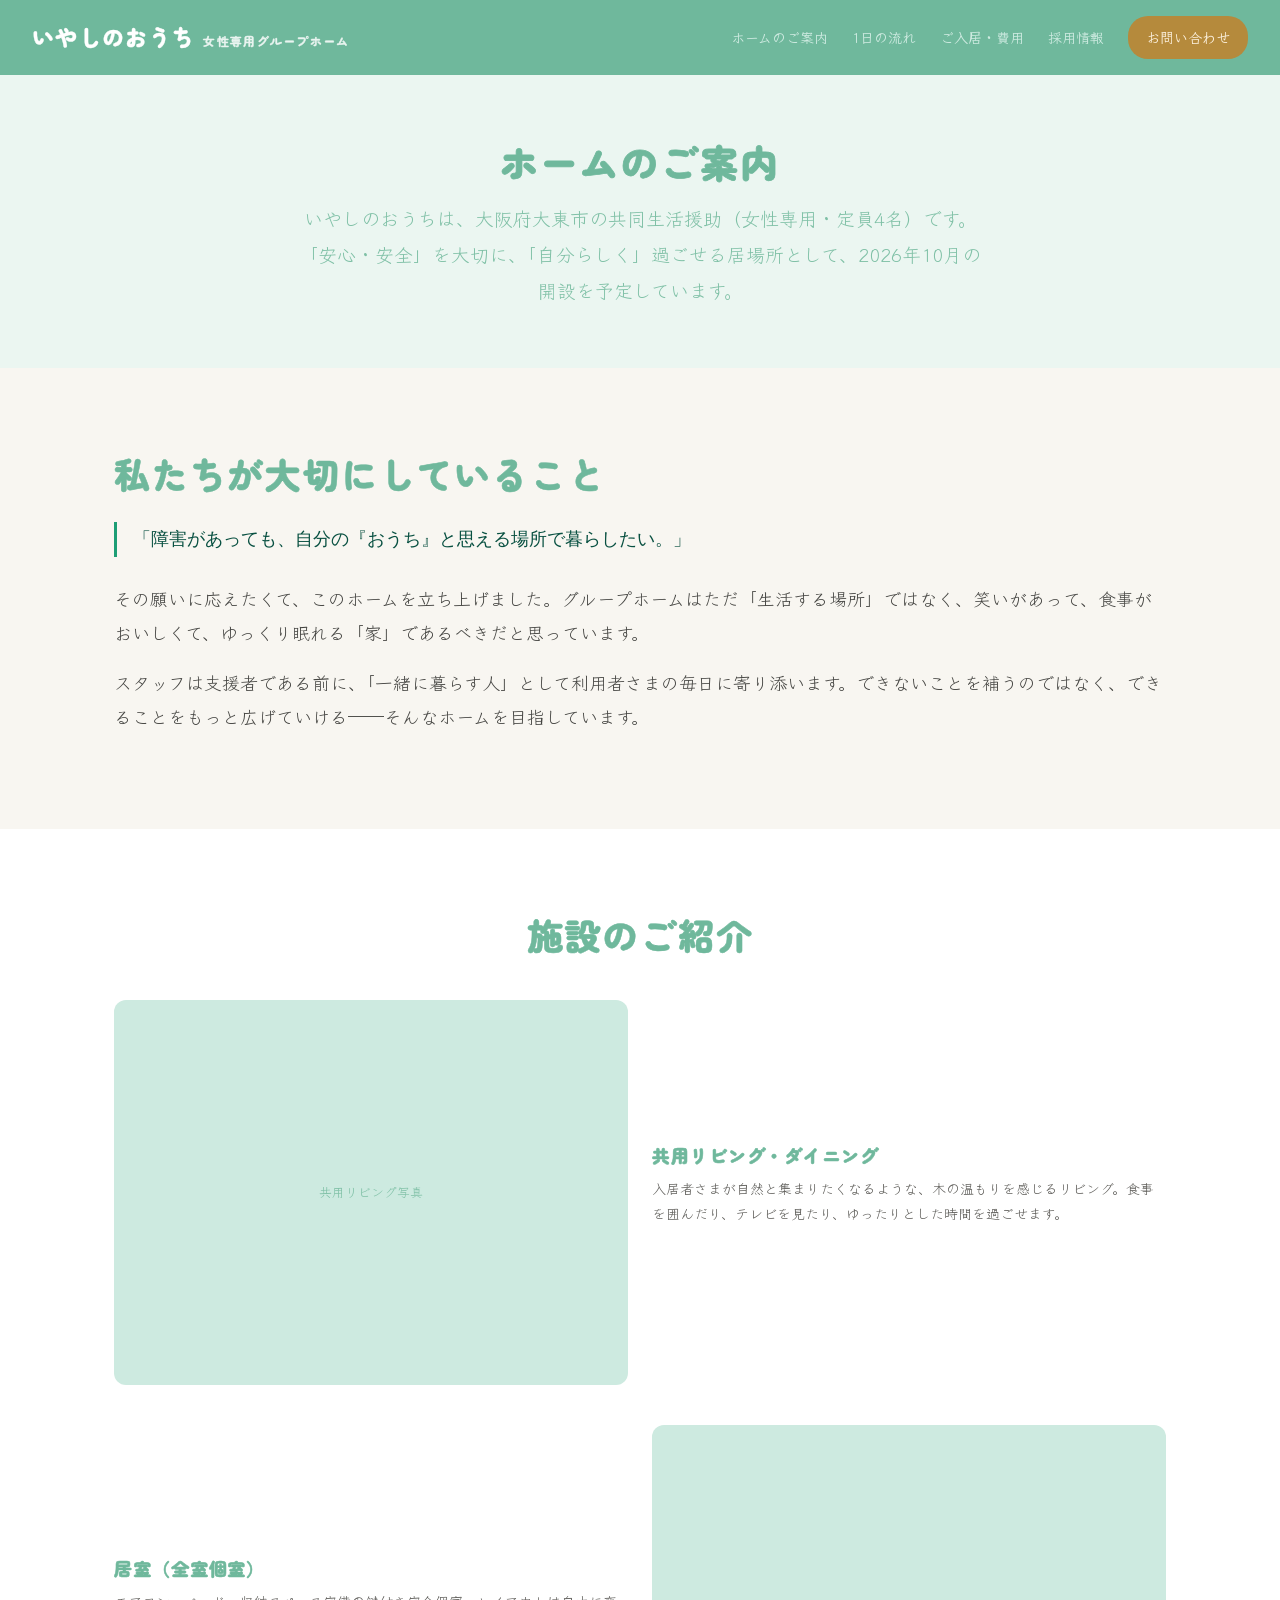
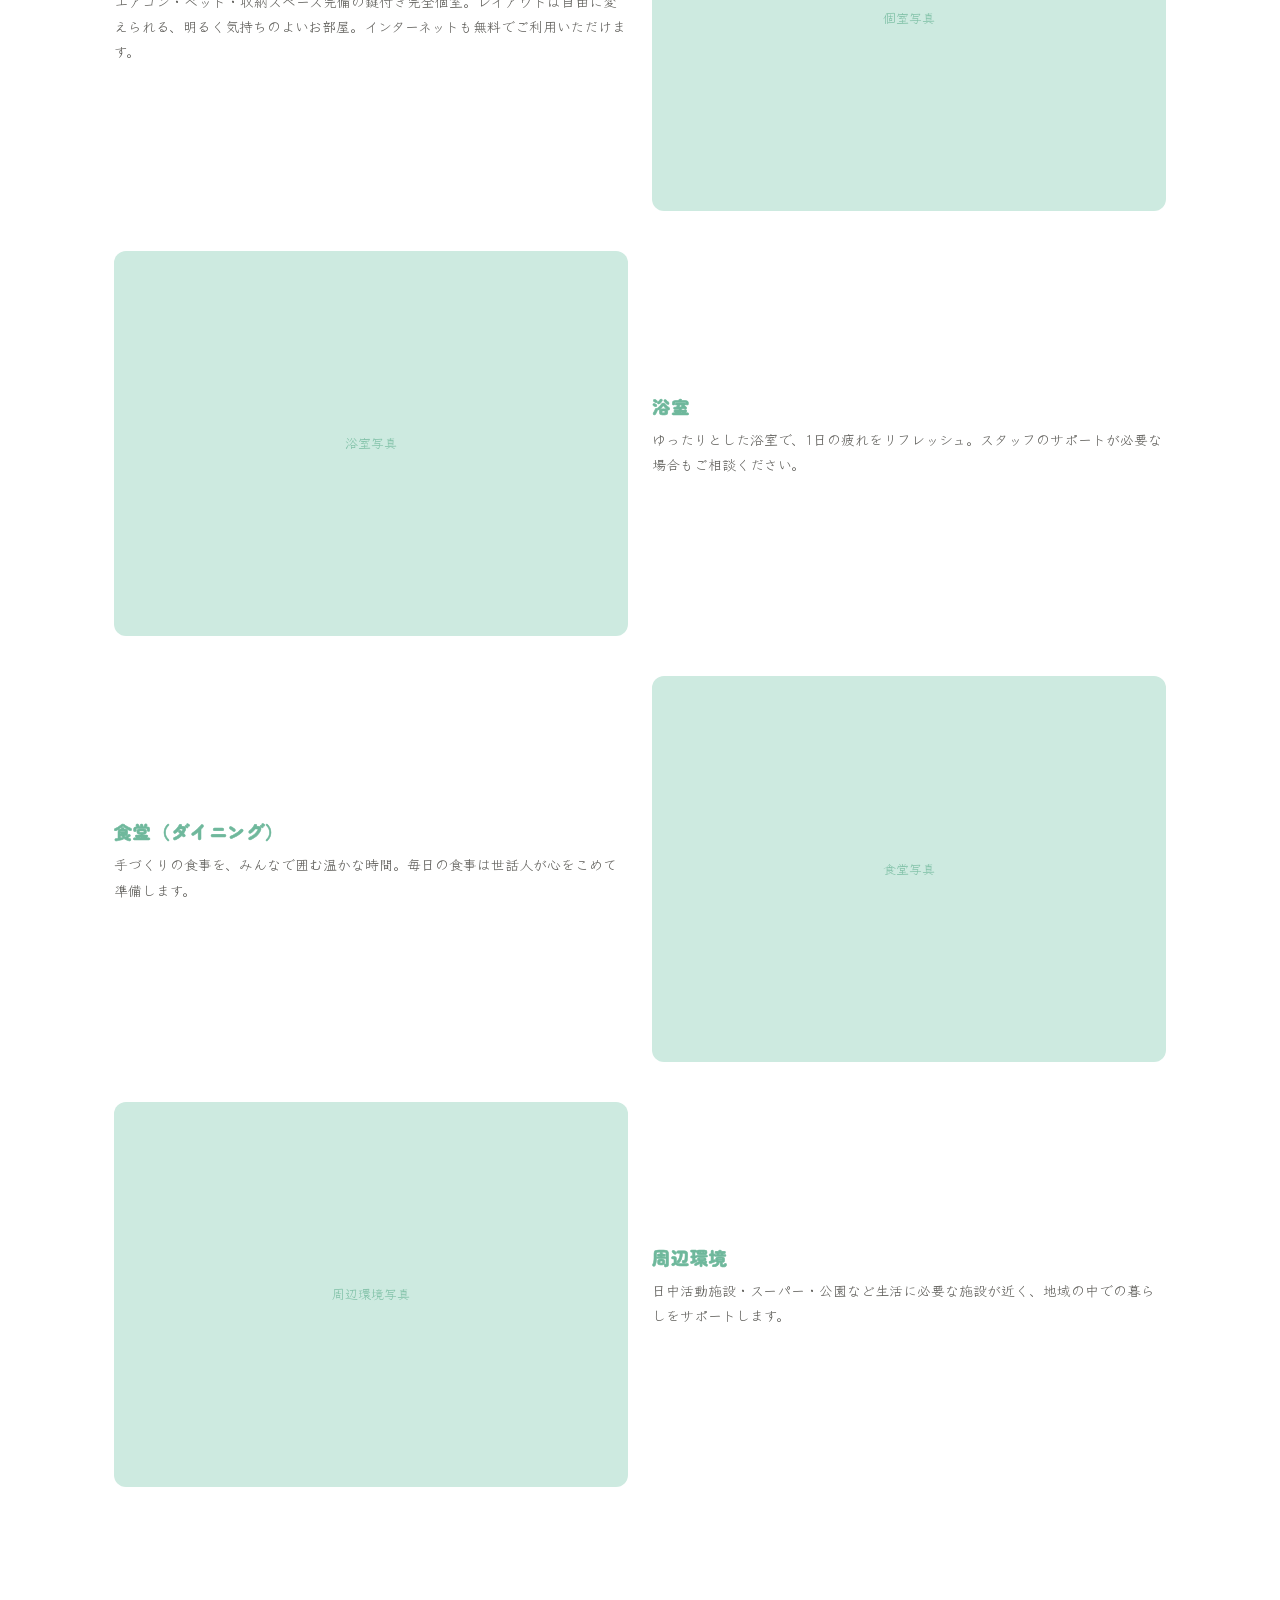
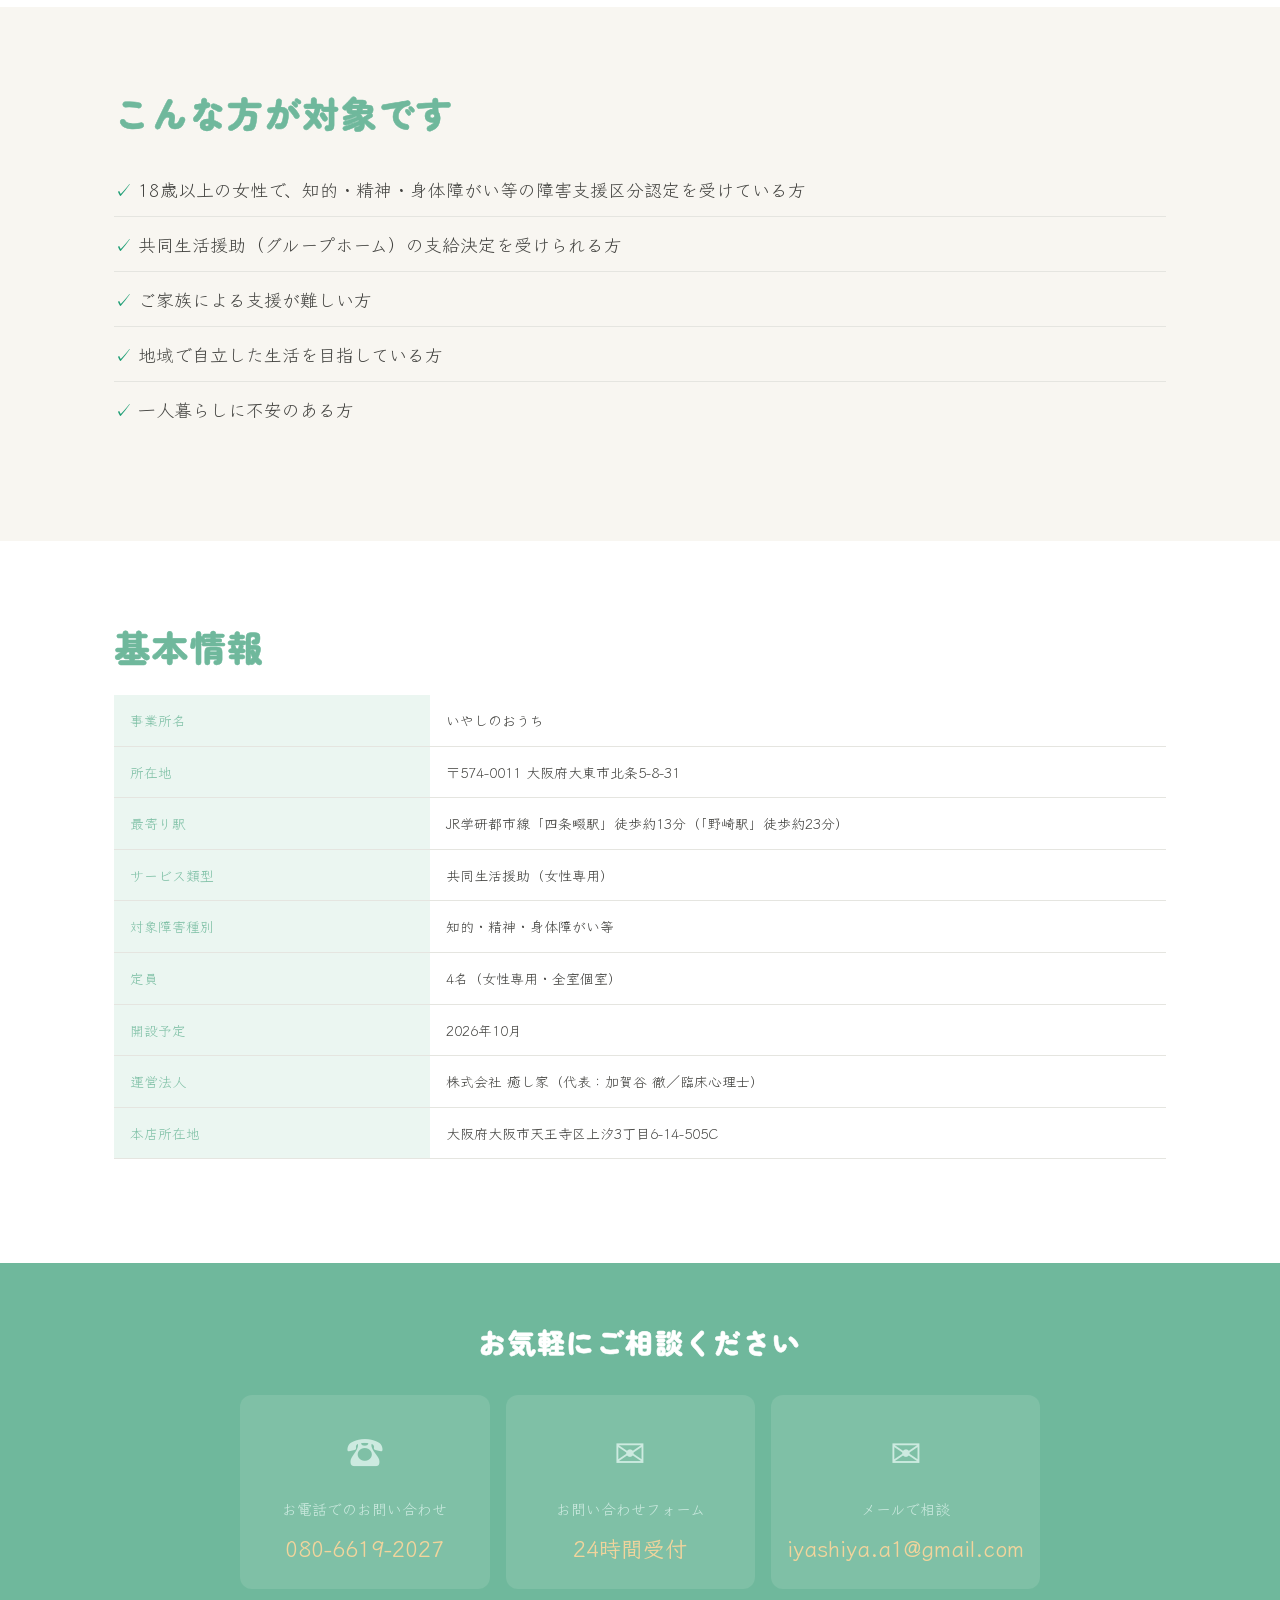
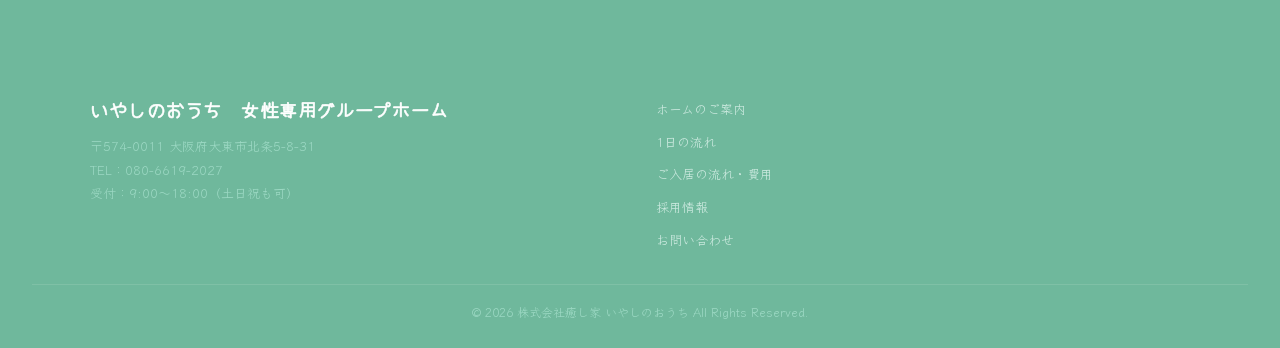
<file: about.html>
<!DOCTYPE html>
<html lang="ja">
<head>
<meta charset="UTF-8">
<meta name="viewport" content="width=device-width, initial-scale=1.0">
<title>ホームのご案内｜いやしのおうち</title>
<meta name="description" content="いやしのおうちの施設紹介。木のぬくもりあふれる個室・共用スペース・食堂など、生活環境をご紹介します。">
<meta name="robots" content="index, follow">
<link rel="canonical" href="https://resumecor-lang.github.io/iyashinouchi-site/about.html">
<link rel="preconnect" href="https://fonts.googleapis.com">
<link rel="preconnect" href="https://fonts.gstatic.com" crossorigin>
<link href="https://fonts.googleapis.com/css2?family=Klee+One:wght@400;600&family=Yomogi&family=Bebas+Neue&display=swap" rel="stylesheet">
<link rel="stylesheet" href="css/style.css">
</head>
<body>

<header class="header">
  <a href="index.html" class="header-logo">いやしのおうち<span class="sub">女性専用グループホーム</span></a>
  <nav class="header-nav" id="nav">
    <a href="about.html">ホームのご案内</a>
    <a href="day.html">1日の流れ</a>
    <a href="use.html">ご入居・費用</a>
    <a href="recruit.html">採用情報</a>
    <a href="contact.html" class="btn-contact">お問い合わせ</a>
  </nav>
  <button class="hamburger" onclick="document.getElementById('nav').classList.toggle('open')">☰</button>
</header>

<section class="page-hero">
  <h1>ホームのご案内</h1>
  <p class="lead">いやしのおうちは、大阪府大東市の共同生活援助（女性専用・定員4名）です。「安心・安全」を大切に、「自分らしく」過ごせる居場所として、2026年10月の開設を予定しています。</p>
</section>

<section class="section">
  <div class="container">
    <h2>私たちが大切にしていること</h2>
    <p style="font-family:'Noto Serif JP',serif;font-size:18px;color:#085041;border-left:3px solid #1D9E75;padding-left:16px;margin-bottom:24px;">「障害があっても、自分の『おうち』と思える場所で暮らしたい。」</p>
    <p>その願いに応えたくて、このホームを立ち上げました。グループホームはただ「生活する場所」ではなく、笑いがあって、食事がおいしくて、ゆっくり眠れる「家」であるべきだと思っています。</p>
    <p>スタッフは支援者である前に、「一緒に暮らす人」として利用者さまの毎日に寄り添います。できないことを補うのではなく、できることをもっと広げていける──そんなホームを目指しています。</p>
  </div>
</section>

<section class="section" style="background:#fff;">
  <div class="container">
    <h2 style="text-align:center;margin-bottom:40px;">施設のご紹介</h2>

    <div class="facility-item">
      <div class="facility-image">共用リビング写真</div>
      <div class="facility-text">
        <h3>共用リビング・ダイニング</h3>
        <p>入居者さまが自然と集まりたくなるような、木の温もりを感じるリビング。食事を囲んだり、テレビを見たり、ゆったりとした時間を過ごせます。</p>
      </div>
    </div>

    <div class="facility-item reverse">
      <div class="facility-image">個室写真</div>
      <div class="facility-text">
        <h3>居室（全室個室）</h3>
        <p>エアコン・ベッド・収納スペース完備の鍵付き完全個室。レイアウトは自由に変えられる、明るく気持ちのよいお部屋。インターネットも無料でご利用いただけます。</p>
      </div>
    </div>

    <div class="facility-item">
      <div class="facility-image">浴室写真</div>
      <div class="facility-text">
        <h3>浴室</h3>
        <p>ゆったりとした浴室で、1日の疲れをリフレッシュ。スタッフのサポートが必要な場合もご相談ください。</p>
      </div>
    </div>

    <div class="facility-item reverse">
      <div class="facility-image">食堂写真</div>
      <div class="facility-text">
        <h3>食堂（ダイニング）</h3>
        <p>手づくりの食事を、みんなで囲む温かな時間。毎日の食事は世話人が心をこめて準備します。</p>
      </div>
    </div>

    <div class="facility-item">
      <div class="facility-image">周辺環境写真</div>
      <div class="facility-text">
        <h3>周辺環境</h3>
        <p>日中活動施設・スーパー・公園など生活に必要な施設が近く、地域の中での暮らしをサポートします。</p>
      </div>
    </div>
  </div>
</section>

<section class="section">
  <div class="container">
    <h2>こんな方が対象です</h2>
    <ul style="margin:24px 0;padding-left:0;">
      <li style="padding:10px 0 10px 24px;border-bottom:0.5px solid #E5E5E0;position:relative;">
        <span style="position:absolute;left:0;color:#1D9E75;">✓</span>18歳以上の女性で、知的・精神・身体障がい等の障害支援区分認定を受けている方
      </li>
      <li style="padding:10px 0 10px 24px;border-bottom:0.5px solid #E5E5E0;position:relative;">
        <span style="position:absolute;left:0;color:#1D9E75;">✓</span>共同生活援助（グループホーム）の支給決定を受けられる方
      </li>
      <li style="padding:10px 0 10px 24px;border-bottom:0.5px solid #E5E5E0;position:relative;">
        <span style="position:absolute;left:0;color:#1D9E75;">✓</span>ご家族による支援が難しい方
      </li>
      <li style="padding:10px 0 10px 24px;border-bottom:0.5px solid #E5E5E0;position:relative;">
        <span style="position:absolute;left:0;color:#1D9E75;">✓</span>地域で自立した生活を目指している方
      </li>
      <li style="padding:10px 0 10px 24px;position:relative;">
        <span style="position:absolute;left:0;color:#1D9E75;">✓</span>一人暮らしに不安のある方
      </li>
    </ul>
  </div>
</section>

<section class="section" style="background:#fff;">
  <div class="container">
    <h2>基本情報</h2>
    <table class="table">
      <tr><th>事業所名</th><td>いやしのおうち</td></tr>
      <tr><th>所在地</th><td>〒574-0011 大阪府大東市北条5-8-31</td></tr>
      <tr><th>最寄り駅</th><td>JR学研都市線「四条畷駅」徒歩約13分（「野崎駅」徒歩約23分）</td></tr>
      <tr><th>サービス類型</th><td>共同生活援助（女性専用）</td></tr>
      <tr><th>対象障害種別</th><td>知的・精神・身体障がい等</td></tr>
      <tr><th>定員</th><td>4名（女性専用・全室個室）</td></tr>
      <tr><th>開設予定</th><td>2026年10月</td></tr>
      <tr><th>運営法人</th><td>株式会社 癒し家（代表：加賀谷 徹／臨床心理士）</td></tr>
      <tr><th>本店所在地</th><td>大阪府大阪市天王寺区上汐3丁目6-14-505C</td></tr>
    </table>
  </div>
</section>

<section class="cta-section">
  <h2>お気軽にご相談ください</h2>
  <div class="cta-channels">
    <a href="tel:08066192027" class="cta-channel">
      <span class="icon">☎</span>
      <div class="label">お電話でのお問い合わせ</div>
      <div class="value">080-6619-2027</div>
    </a>
    <a href="contact.html" class="cta-channel">
      <span class="icon">✉</span>
      <div class="label">お問い合わせフォーム</div>
      <div class="value">24時間受付</div>
    </a>
    <a href="mailto:iyashiya.a1@gmail.com" class="cta-channel">
      <span class="icon">✉</span>
      <div class="label">メールで相談</div>
      <div class="value">iyashiya.a1@gmail.com</div>
    </a>
  </div>
</section>

<footer class="footer">
  <div class="footer-grid">
    <div class="footer-info">
      <h3>いやしのおうち　女性専用グループホーム</h3>
      <p>〒574-0011 大阪府大東市北条5-8-31<br>TEL：080-6619-2027<br>受付：9:00〜18:00（土日祝も可）</p>
    </div>
    <nav class="footer-nav">
      <a href="about.html">ホームのご案内</a>
      <a href="day.html">1日の流れ</a>
      <a href="use.html">ご入居の流れ・費用</a>
      <a href="recruit.html">採用情報</a>
      <a href="contact.html">お問い合わせ</a>
    </nav>
  </div>
  <div class="footer-copyright">© 2026 株式会社癒し家 いやしのおうち All Rights Reserved.</div>
</footer>

</body>
</html>
</file>
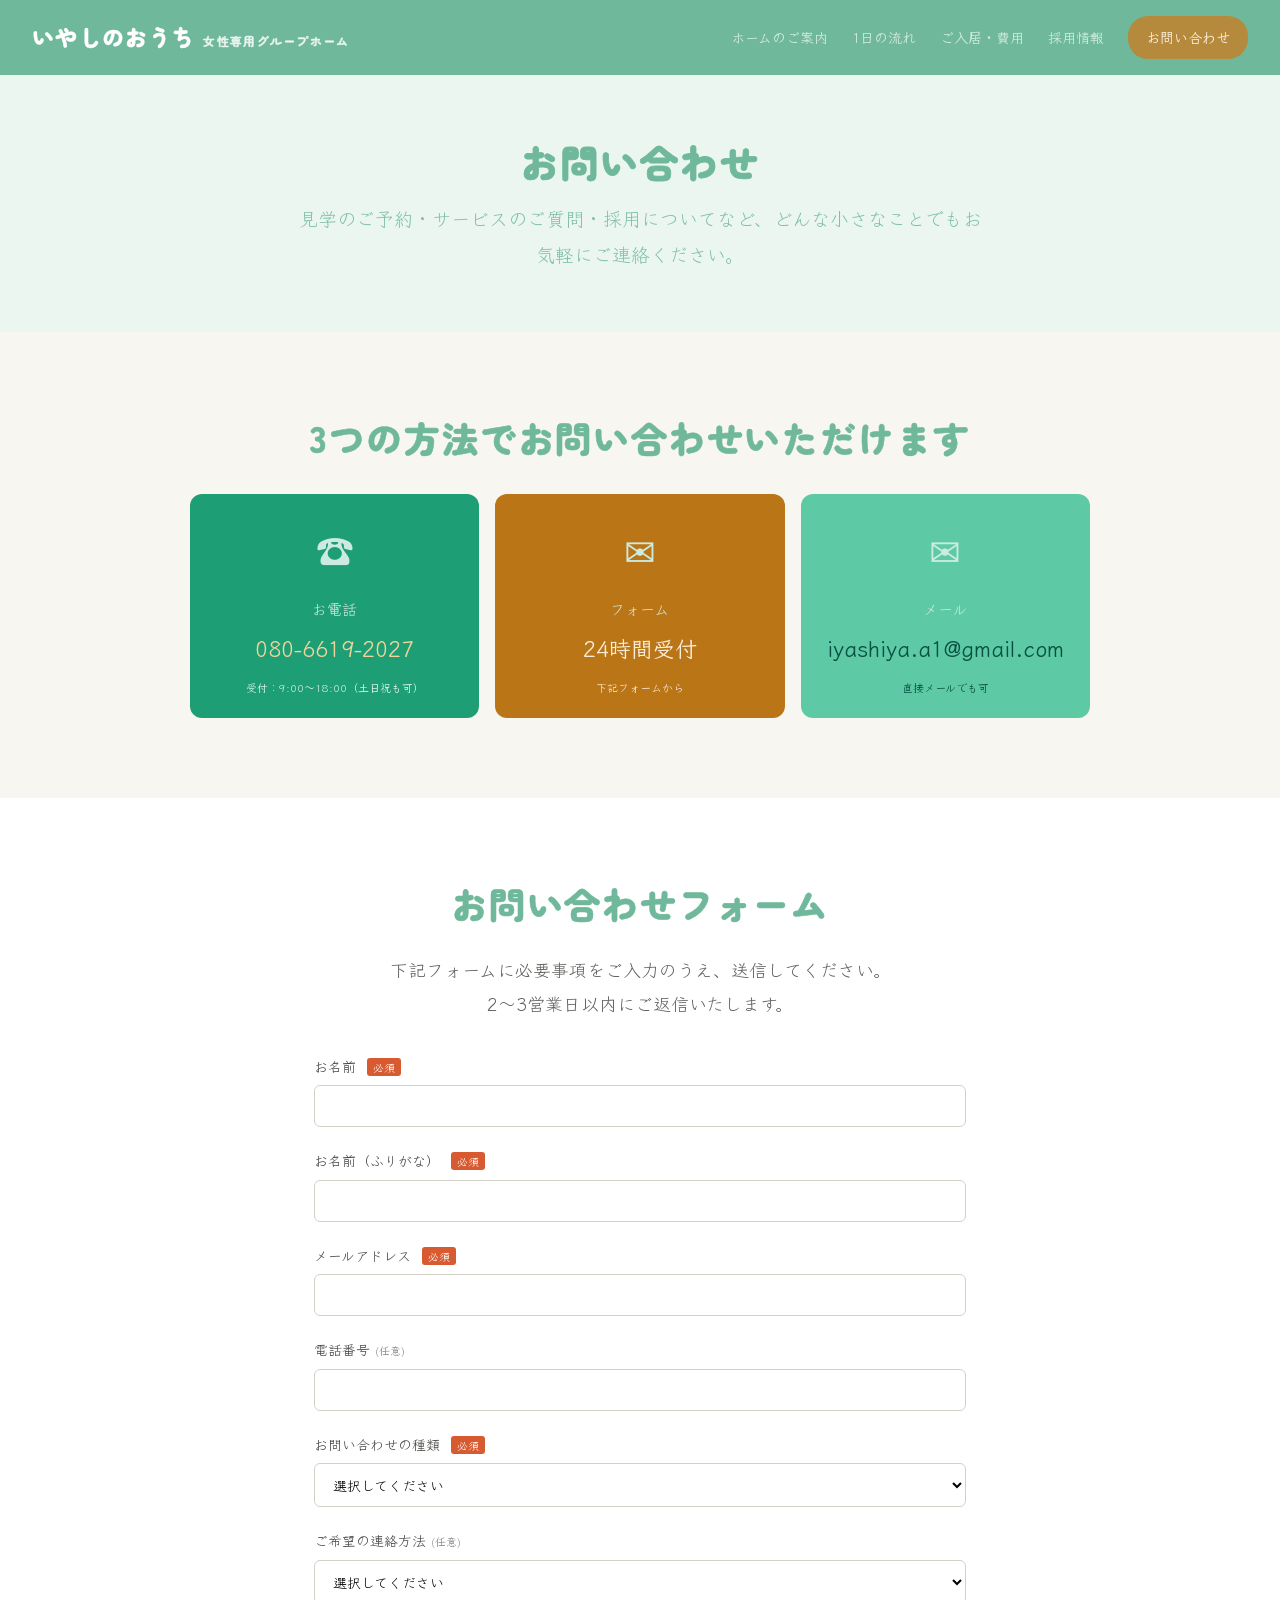
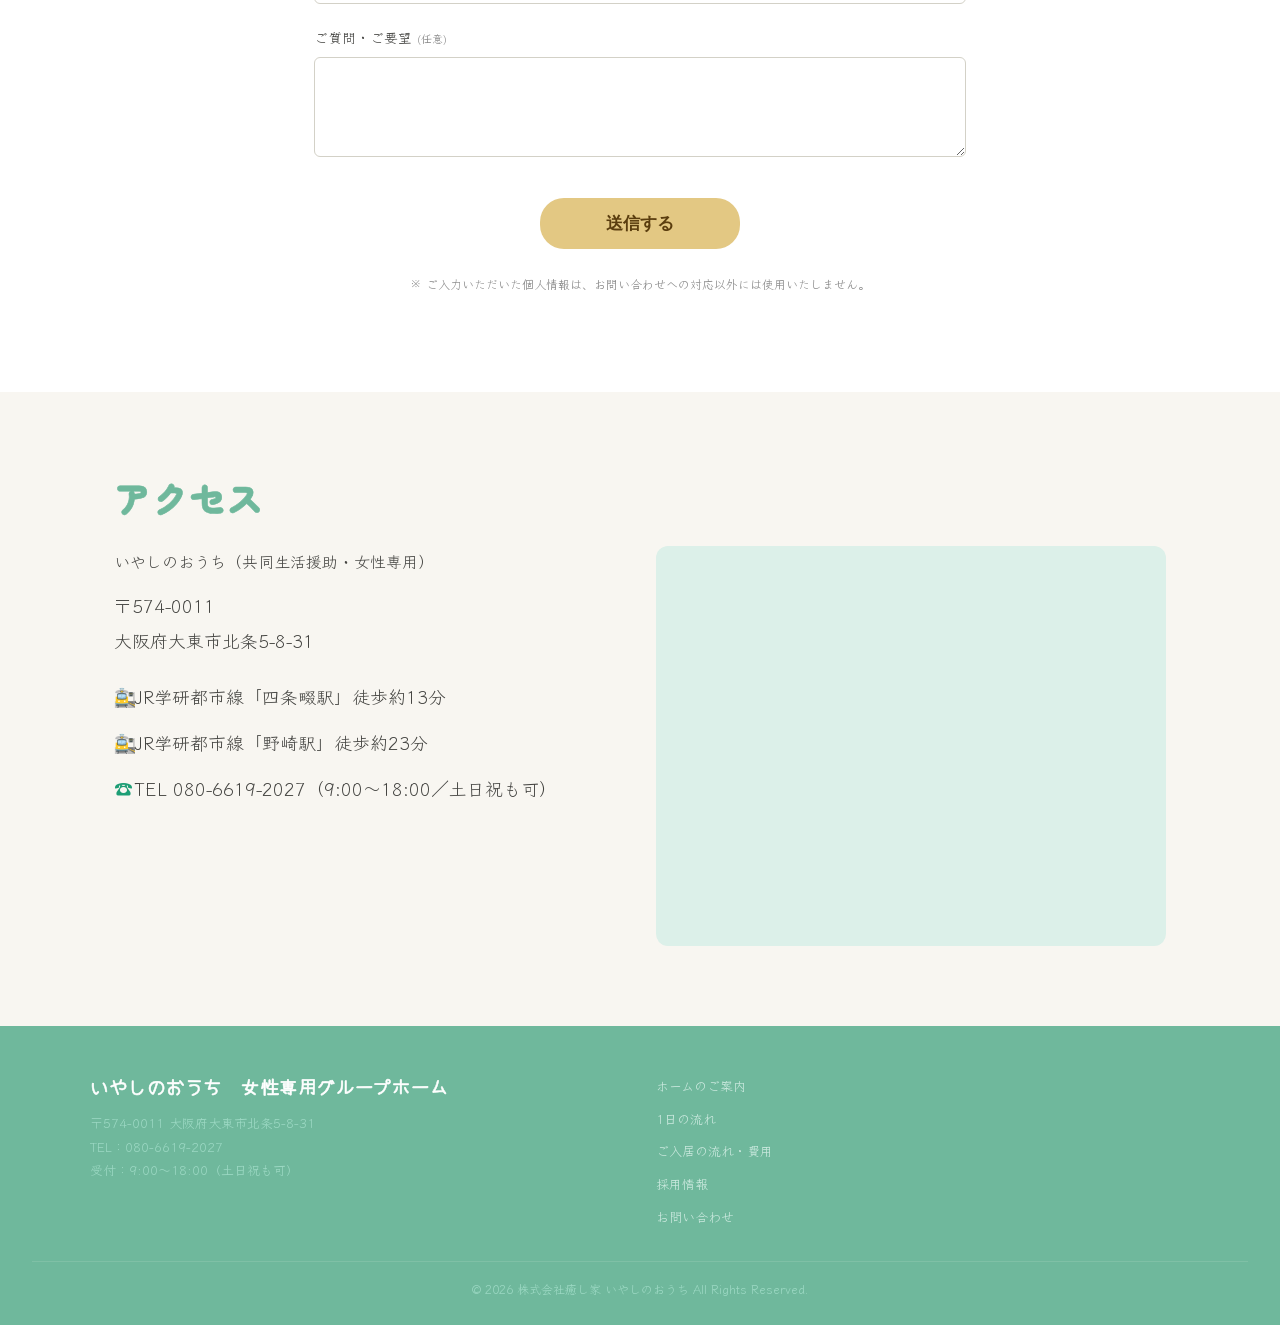
<file: contact.html>
<!DOCTYPE html>
<html lang="ja">
<head>
<meta charset="UTF-8">
<meta name="viewport" content="width=device-width, initial-scale=1.0">
<title>お問い合わせ｜いやしのおうち</title>
<meta name="description" content="見学のご予約・サービスのご質問・採用について。お電話・フォーム・LINEからお気軽にお問い合わせください。">
<meta name="robots" content="index, follow">
<link rel="canonical" href="https://resumecor-lang.github.io/iyashinouchi-site/contact.html">
<link rel="preconnect" href="https://fonts.googleapis.com">
<link rel="preconnect" href="https://fonts.gstatic.com" crossorigin>
<link href="https://fonts.googleapis.com/css2?family=Klee+One:wght@400;600&family=Yomogi&family=Bebas+Neue&display=swap" rel="stylesheet">
<link rel="stylesheet" href="css/style.css">
</head>
<body>

<header class="header">
  <a href="index.html" class="header-logo">いやしのおうち<span class="sub">女性専用グループホーム</span></a>
  <nav class="header-nav" id="nav">
    <a href="about.html">ホームのご案内</a>
    <a href="day.html">1日の流れ</a>
    <a href="use.html">ご入居・費用</a>
    <a href="recruit.html">採用情報</a>
    <a href="contact.html" class="btn-contact">お問い合わせ</a>
  </nav>
  <button class="hamburger" onclick="document.getElementById('nav').classList.toggle('open')">☰</button>
</header>

<section class="page-hero">
  <h1>お問い合わせ</h1>
  <p class="lead">見学のご予約・サービスのご質問・採用についてなど、どんな小さなことでもお気軽にご連絡ください。</p>
</section>

<section class="section">
  <div class="container">
    <h2 style="text-align:center;margin-bottom:32px;">3つの方法でお問い合わせいただけます</h2>
    <div class="cta-channels" style="max-width:900px;margin:0 auto;">
      <a href="tel:08066192027" class="cta-channel" style="background:#1D9E75;">
        <span class="icon">☎</span>
        <div class="label">お電話</div>
        <div class="value">080-6619-2027</div>
        <p style="font-size:11px;color:#E1F5EE;margin:8px 0 0;">受付：9:00〜18:00（土日祝も可）</p>
      </a>
      <a href="#form" class="cta-channel" style="background:#BA7517;">
        <span class="icon">✉</span>
        <div class="label">フォーム</div>
        <div class="value" style="color:#FAEEDA;">24時間受付</div>
        <p style="font-size:11px;color:#FAEEDA;margin:8px 0 0;">下記フォームから</p>
      </a>
      <a href="mailto:iyashiya.a1@gmail.com" class="cta-channel" style="background:#5DCAA5;">
        <span class="icon">✉</span>
        <div class="label">メール</div>
        <div class="value" style="color:#085041;">iyashiya.a1@gmail.com</div>
        <p style="font-size:11px;color:#085041;margin:8px 0 0;">直接メールでも可</p>
      </a>
    </div>
  </div>
</section>

<section class="section" style="background:#fff;" id="form">
  <div class="container" style="max-width:700px;">
    <h2 style="text-align:center;">お問い合わせフォーム</h2>
    <p style="text-align:center;color:#5F5E5A;margin-bottom:32px;">下記フォームに必要事項をご入力のうえ、送信してください。<br>2〜3営業日以内にご返信いたします。</p>

    <form action="https://formspree.io/f/xzepkwvy" method="POST">
      <input type="hidden" name="_subject" value="【いやしのおうち】ホームページからのお問い合わせ">
      <div class="form-group">
        <label>お名前 <span class="required">必須</span></label>
        <input type="text" name="name" required>
      </div>
      <div class="form-group">
        <label>お名前（ふりがな） <span class="required">必須</span></label>
        <input type="text" name="furigana" required>
      </div>
      <div class="form-group">
        <label>メールアドレス <span class="required">必須</span></label>
        <input type="email" name="email" required>
      </div>
      <div class="form-group">
        <label>電話番号 <span style="font-size:11px;color:#888;">(任意)</span></label>
        <input type="tel" name="tel">
      </div>
      <div class="form-group">
        <label>お問い合わせの種類 <span class="required">必須</span></label>
        <select name="type" required>
          <option value="">選択してください</option>
          <option value="visit">入居・見学のご相談</option>
          <option value="service">サービス・費用について</option>
          <option value="recruit">採用についてのお問い合わせ</option>
          <option value="other">その他</option>
        </select>
      </div>
      <div class="form-group">
        <label>ご希望の連絡方法 <span style="font-size:11px;color:#888;">(任意)</span></label>
        <select name="contact_method">
          <option value="">選択してください</option>
          <option value="email">メール</option>
          <option value="tel">お電話</option>
        </select>
      </div>
      <div class="form-group">
        <label>ご質問・ご要望 <span style="font-size:11px;color:#888;">(任意)</span></label>
        <textarea name="message"></textarea>
      </div>
      <div style="text-align:center;margin-top:32px;">
        <button type="submit" class="btn btn-primary" style="min-width:200px;">送信する</button>
      </div>
    </form>

    <p style="font-size:12px;color:#888;text-align:center;margin-top:24px;">※ ご入力いただいた個人情報は、お問い合わせへの対応以外には使用いたしません。</p>
  </div>
</section>

<section class="section">
  <div class="container">
    <h2>アクセス</h2>
    <div style="display:grid;grid-template-columns:1fr 1fr;gap:32px;margin-top:24px;" id="access-grid">
      <div>
        <p style="font-size:16px;font-weight:500;margin-bottom:12px;">いやしのおうち（共同生活援助・女性専用）</p>
        <p>〒574-0011<br>大阪府大東市北条5-8-31</p>
        <ul style="margin-top:16px;">
          <li style="padding:6px 0 6px 20px;position:relative;"><span style="position:absolute;left:0;color:#1D9E75;">🚉</span>JR学研都市線「四条畷駅」徒歩約13分</li>
          <li style="padding:6px 0 6px 20px;position:relative;"><span style="position:absolute;left:0;color:#1D9E75;">🚉</span>JR学研都市線「野崎駅」徒歩約23分</li>
          <li style="padding:6px 0 6px 20px;position:relative;"><span style="position:absolute;left:0;color:#1D9E75;">☎</span>TEL 080-6619-2027（9:00〜18:00／土日祝も可）</li>
        </ul>
      </div>
      <div class="map-container">
        <iframe src="https://maps.google.com/maps?q=%E5%A4%A7%E9%98%AA%E5%BA%9C%E5%A4%A7%E6%9D%B1%E5%B8%82%E5%8C%97%E6%9D%A15-8-31&t=&z=16&ie=UTF8&iwloc=&output=embed" allowfullscreen loading="lazy"></iframe>
      </div>
    </div>
  </div>
</section>

<footer class="footer">
  <div class="footer-grid">
    <div class="footer-info">
      <h3>いやしのおうち　女性専用グループホーム</h3>
      <p>〒574-0011 大阪府大東市北条5-8-31<br>TEL：080-6619-2027<br>受付：9:00〜18:00（土日祝も可）</p>
    </div>
    <nav class="footer-nav">
      <a href="about.html">ホームのご案内</a>
      <a href="day.html">1日の流れ</a>
      <a href="use.html">ご入居の流れ・費用</a>
      <a href="recruit.html">採用情報</a>
      <a href="contact.html">お問い合わせ</a>
    </nav>
  </div>
  <div class="footer-copyright">© 2026 株式会社癒し家 いやしのおうち All Rights Reserved.</div>
</footer>

<style>
@media (max-width: 768px) {
  #access-grid { grid-template-columns: 1fr !important; }
}
</style>

</body>
</html>
</file>
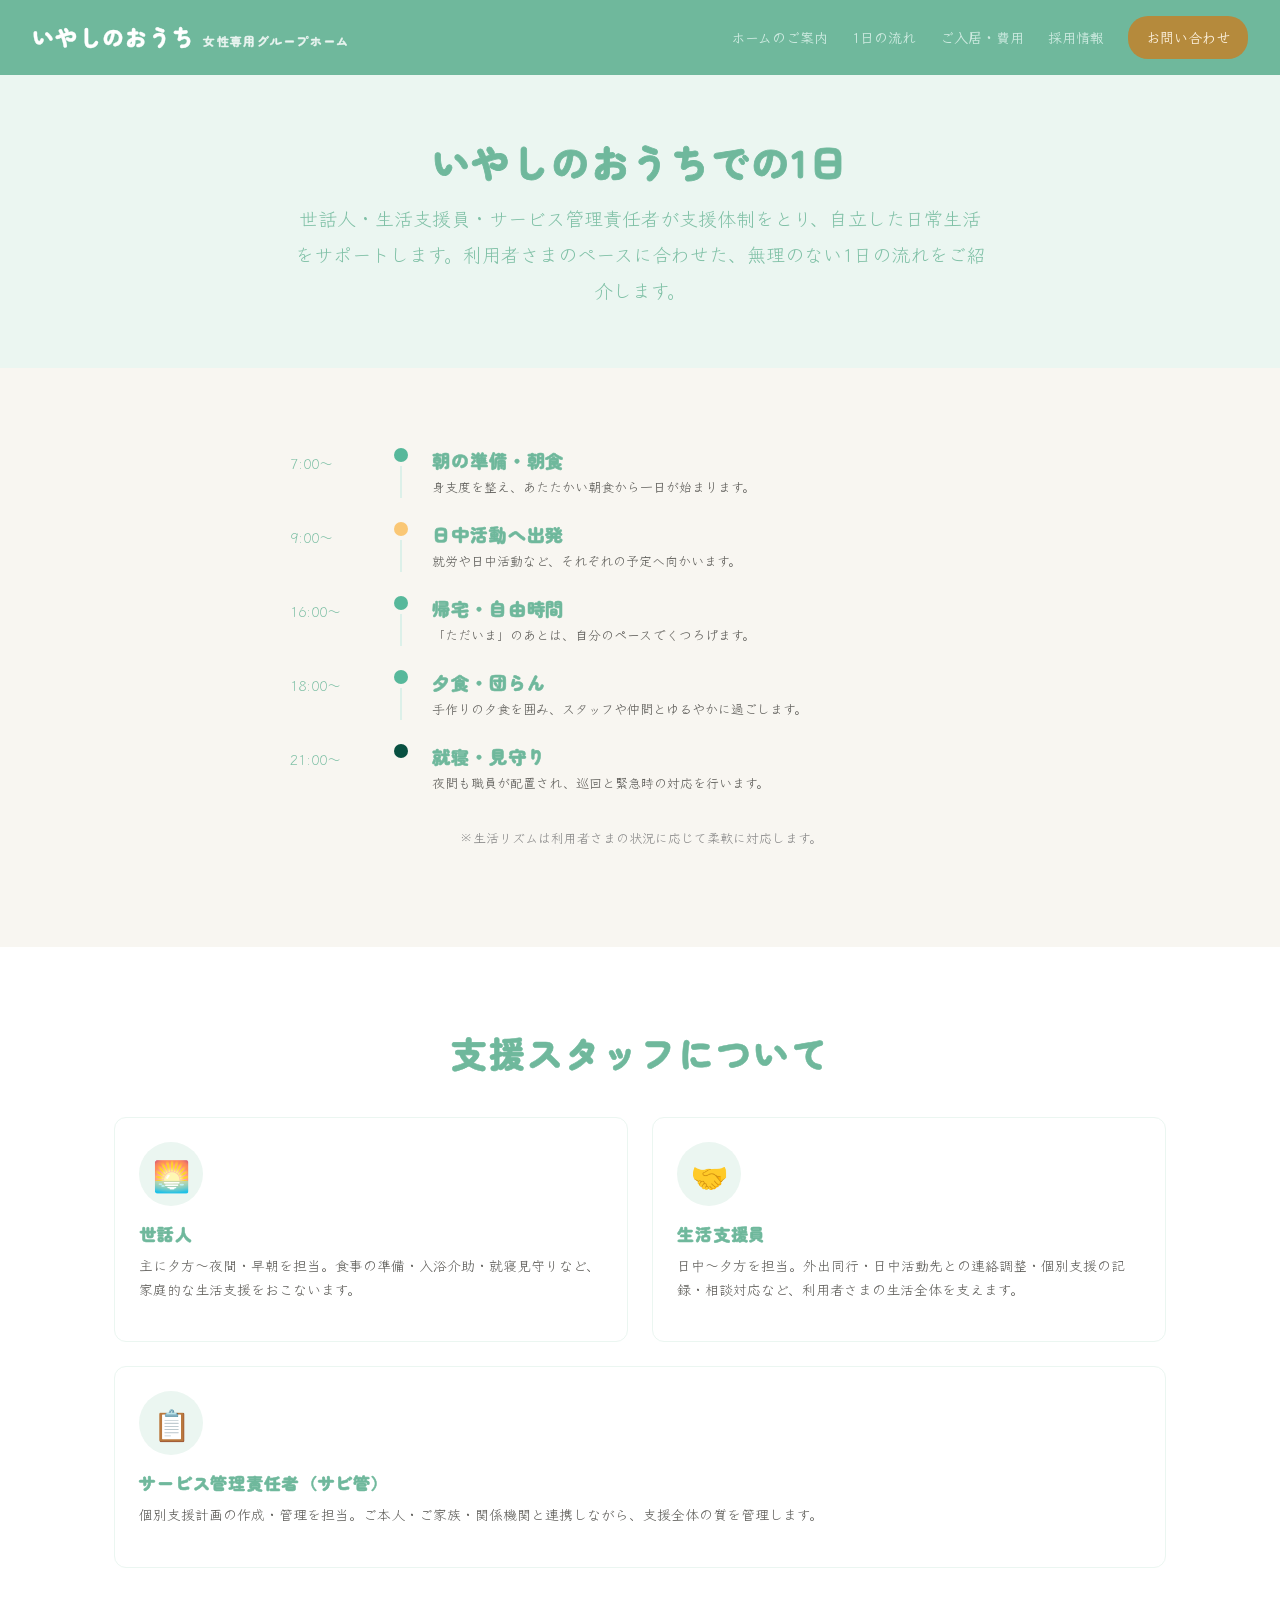
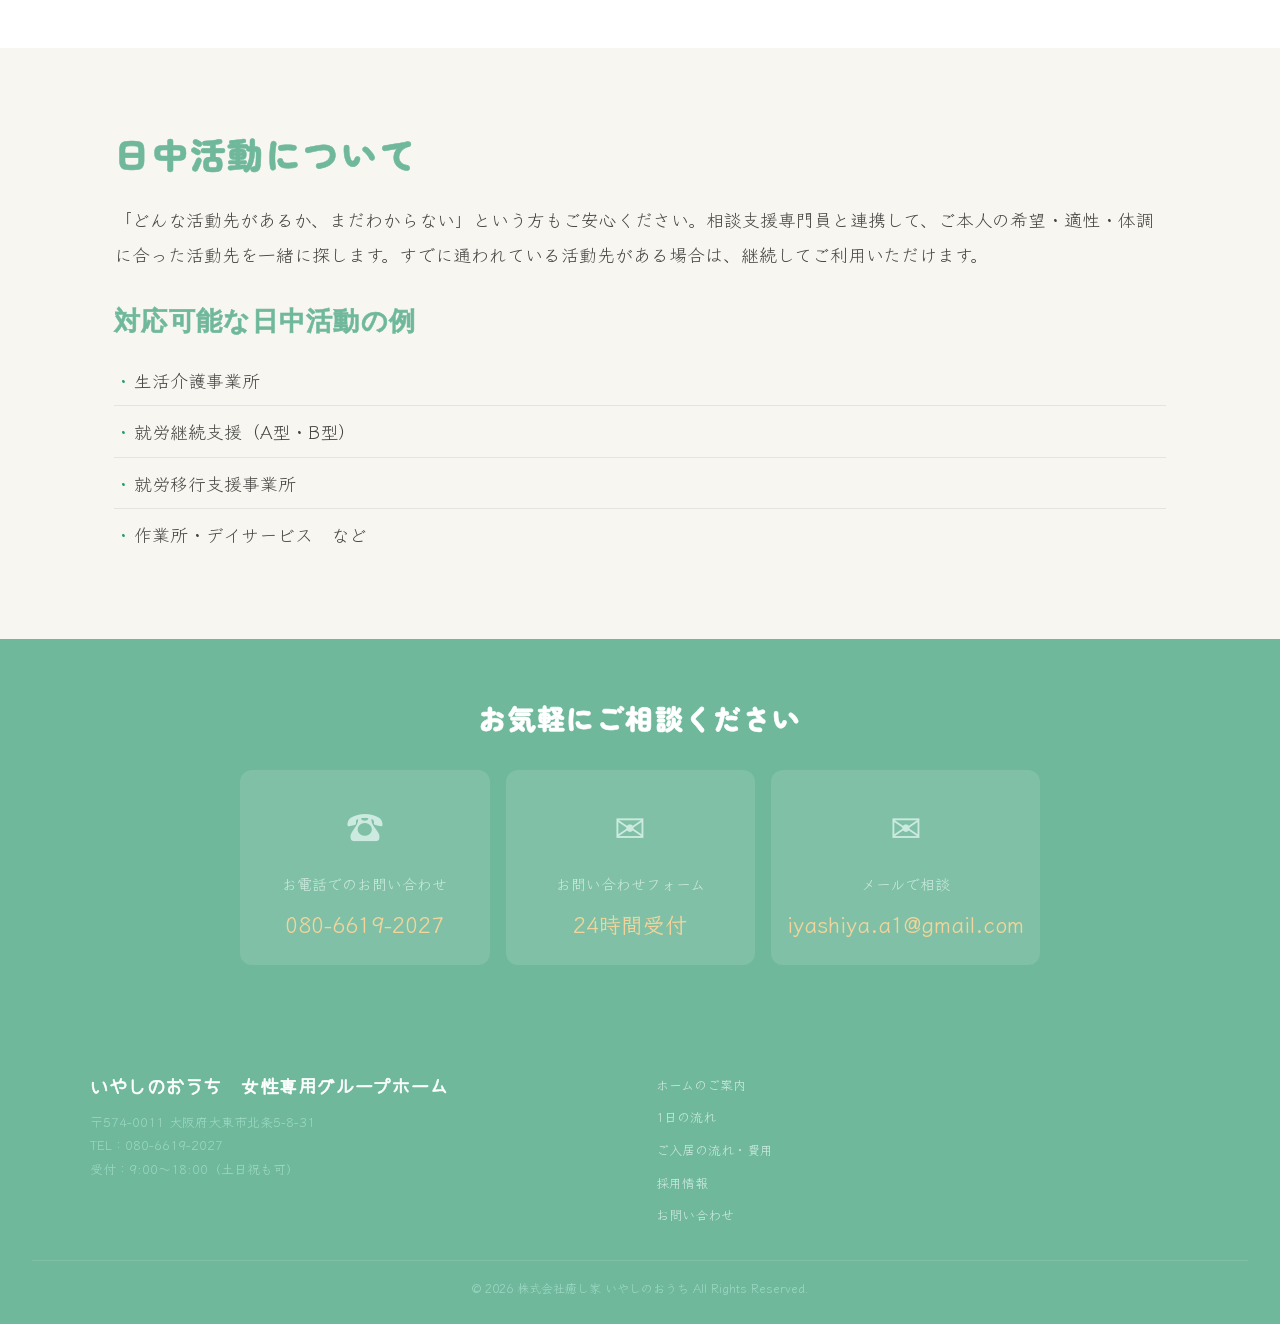
<file: day.html>
<!DOCTYPE html>
<html lang="ja">
<head>
<meta charset="UTF-8">
<meta name="viewport" content="width=device-width, initial-scale=1.0">
<title>1日の流れ｜いやしのおうち</title>
<meta name="description" content="いやしのおうちでの1日のタイムライン。世話人・生活支援員によるサポート体制と、自立した豊かな日常生活の流れをご紹介します。">
<meta name="robots" content="index, follow">
<link rel="canonical" href="https://resumecor-lang.github.io/iyashinouchi-site/day.html">
<link rel="preconnect" href="https://fonts.googleapis.com">
<link rel="preconnect" href="https://fonts.gstatic.com" crossorigin>
<link href="https://fonts.googleapis.com/css2?family=Klee+One:wght@400;600&family=Yomogi&family=Bebas+Neue&display=swap" rel="stylesheet">
<link rel="stylesheet" href="css/style.css">
</head>
<body>

<header class="header">
  <a href="index.html" class="header-logo">いやしのおうち<span class="sub">女性専用グループホーム</span></a>
  <nav class="header-nav" id="nav">
    <a href="about.html">ホームのご案内</a>
    <a href="day.html">1日の流れ</a>
    <a href="use.html">ご入居・費用</a>
    <a href="recruit.html">採用情報</a>
    <a href="contact.html" class="btn-contact">お問い合わせ</a>
  </nav>
  <button class="hamburger" onclick="document.getElementById('nav').classList.toggle('open')">☰</button>
</header>

<section class="page-hero">
  <h1>いやしのおうちでの1日</h1>
  <p class="lead">世話人・生活支援員・サービス管理責任者が支援体制をとり、自立した日常生活をサポートします。利用者さまのペースに合わせた、無理のない1日の流れをご紹介します。</p>
</section>

<section class="section">
  <div class="container">
    <div class="timeline">
      <div class="timeline-item">
        <div class="timeline-time">7:00〜</div>
        <div class="timeline-marker"><div class="timeline-dot"></div><div class="timeline-line"></div></div>
        <div class="timeline-content"><h3>朝の準備・朝食</h3><p>身支度を整え、あたたかい朝食から一日が始まります。</p></div>
      </div>
      <div class="timeline-item">
        <div class="timeline-time">9:00〜</div>
        <div class="timeline-marker"><div class="timeline-dot" style="background:#FAC775;"></div><div class="timeline-line"></div></div>
        <div class="timeline-content"><h3>日中活動へ出発</h3><p>就労や日中活動など、それぞれの予定へ向かいます。</p></div>
      </div>
      <div class="timeline-item">
        <div class="timeline-time">16:00〜</div>
        <div class="timeline-marker"><div class="timeline-dot"></div><div class="timeline-line"></div></div>
        <div class="timeline-content"><h3>帰宅・自由時間</h3><p>「ただいま」のあとは、自分のペースでくつろげます。</p></div>
      </div>
      <div class="timeline-item">
        <div class="timeline-time">18:00〜</div>
        <div class="timeline-marker"><div class="timeline-dot"></div><div class="timeline-line"></div></div>
        <div class="timeline-content"><h3>夕食・団らん</h3><p>手作りの夕食を囲み、スタッフや仲間とゆるやかに過ごします。</p></div>
      </div>
      <div class="timeline-item">
        <div class="timeline-time">21:00〜</div>
        <div class="timeline-marker"><div class="timeline-dot" style="background:#085041;"></div></div>
        <div class="timeline-content"><h3>就寝・見守り</h3><p>夜間も職員が配置され、巡回と緊急時の対応を行います。</p></div>
      </div>
    </div>
    <p style="text-align:center;margin-top:32px;font-size:13px;color:#888;">※生活リズムは利用者さまの状況に応じて柔軟に対応します。</p>
  </div>
</section>

<section class="section" style="background:#fff;">
  <div class="container">
    <h2 style="text-align:center;margin-bottom:40px;">支援スタッフについて</h2>
    <div class="features-grid">
      <div class="feature-card">
        <div class="feature-icon">🌅</div>
        <h3>世話人</h3>
        <p>主に夕方〜夜間・早朝を担当。食事の準備・入浴介助・就寝見守りなど、家庭的な生活支援をおこないます。</p>
      </div>
      <div class="feature-card">
        <div class="feature-icon">🤝</div>
        <h3>生活支援員</h3>
        <p>日中〜夕方を担当。外出同行・日中活動先との連絡調整・個別支援の記録・相談対応など、利用者さまの生活全体を支えます。</p>
      </div>
    </div>
    <div style="margin-top:24px;">
      <div class="feature-card">
        <div class="feature-icon">📋</div>
        <h3>サービス管理責任者（サビ管）</h3>
        <p>個別支援計画の作成・管理を担当。ご本人・ご家族・関係機関と連携しながら、支援全体の質を管理します。</p>
      </div>
    </div>
  </div>
</section>

<section class="section">
  <div class="container">
    <h2>日中活動について</h2>
    <p>「どんな活動先があるか、まだわからない」という方もご安心ください。相談支援専門員と連携して、ご本人の希望・適性・体調に合った活動先を一緒に探します。すでに通われている活動先がある場合は、継続してご利用いただけます。</p>
    <h3 style="margin-top:32px;font-family:'Noto Sans JP',sans-serif;">対応可能な日中活動の例</h3>
    <ul style="margin-top:16px;">
      <li style="padding:8px 0 8px 20px;border-bottom:0.5px solid #E5E5E0;position:relative;"><span style="position:absolute;left:0;color:#1D9E75;">・</span>生活介護事業所</li>
      <li style="padding:8px 0 8px 20px;border-bottom:0.5px solid #E5E5E0;position:relative;"><span style="position:absolute;left:0;color:#1D9E75;">・</span>就労継続支援（A型・B型）</li>
      <li style="padding:8px 0 8px 20px;border-bottom:0.5px solid #E5E5E0;position:relative;"><span style="position:absolute;left:0;color:#1D9E75;">・</span>就労移行支援事業所</li>
      <li style="padding:8px 0 8px 20px;position:relative;"><span style="position:absolute;left:0;color:#1D9E75;">・</span>作業所・デイサービス　など</li>
    </ul>
  </div>
</section>

<section class="cta-section">
  <h2>お気軽にご相談ください</h2>
  <div class="cta-channels">
    <a href="tel:08066192027" class="cta-channel">
      <span class="icon">☎</span>
      <div class="label">お電話でのお問い合わせ</div>
      <div class="value">080-6619-2027</div>
    </a>
    <a href="contact.html" class="cta-channel">
      <span class="icon">✉</span>
      <div class="label">お問い合わせフォーム</div>
      <div class="value">24時間受付</div>
    </a>
    <a href="mailto:iyashiya.a1@gmail.com" class="cta-channel">
      <span class="icon">✉</span>
      <div class="label">メールで相談</div>
      <div class="value">iyashiya.a1@gmail.com</div>
    </a>
  </div>
</section>

<footer class="footer">
  <div class="footer-grid">
    <div class="footer-info">
      <h3>いやしのおうち　女性専用グループホーム</h3>
      <p>〒574-0011 大阪府大東市北条5-8-31<br>TEL：080-6619-2027<br>受付：9:00〜18:00（土日祝も可）</p>
    </div>
    <nav class="footer-nav">
      <a href="about.html">ホームのご案内</a>
      <a href="day.html">1日の流れ</a>
      <a href="use.html">ご入居の流れ・費用</a>
      <a href="recruit.html">採用情報</a>
      <a href="contact.html">お問い合わせ</a>
    </nav>
  </div>
  <div class="footer-copyright">© 2026 株式会社癒し家 いやしのおうち All Rights Reserved.</div>
</footer>

</body>
</html>
</file>
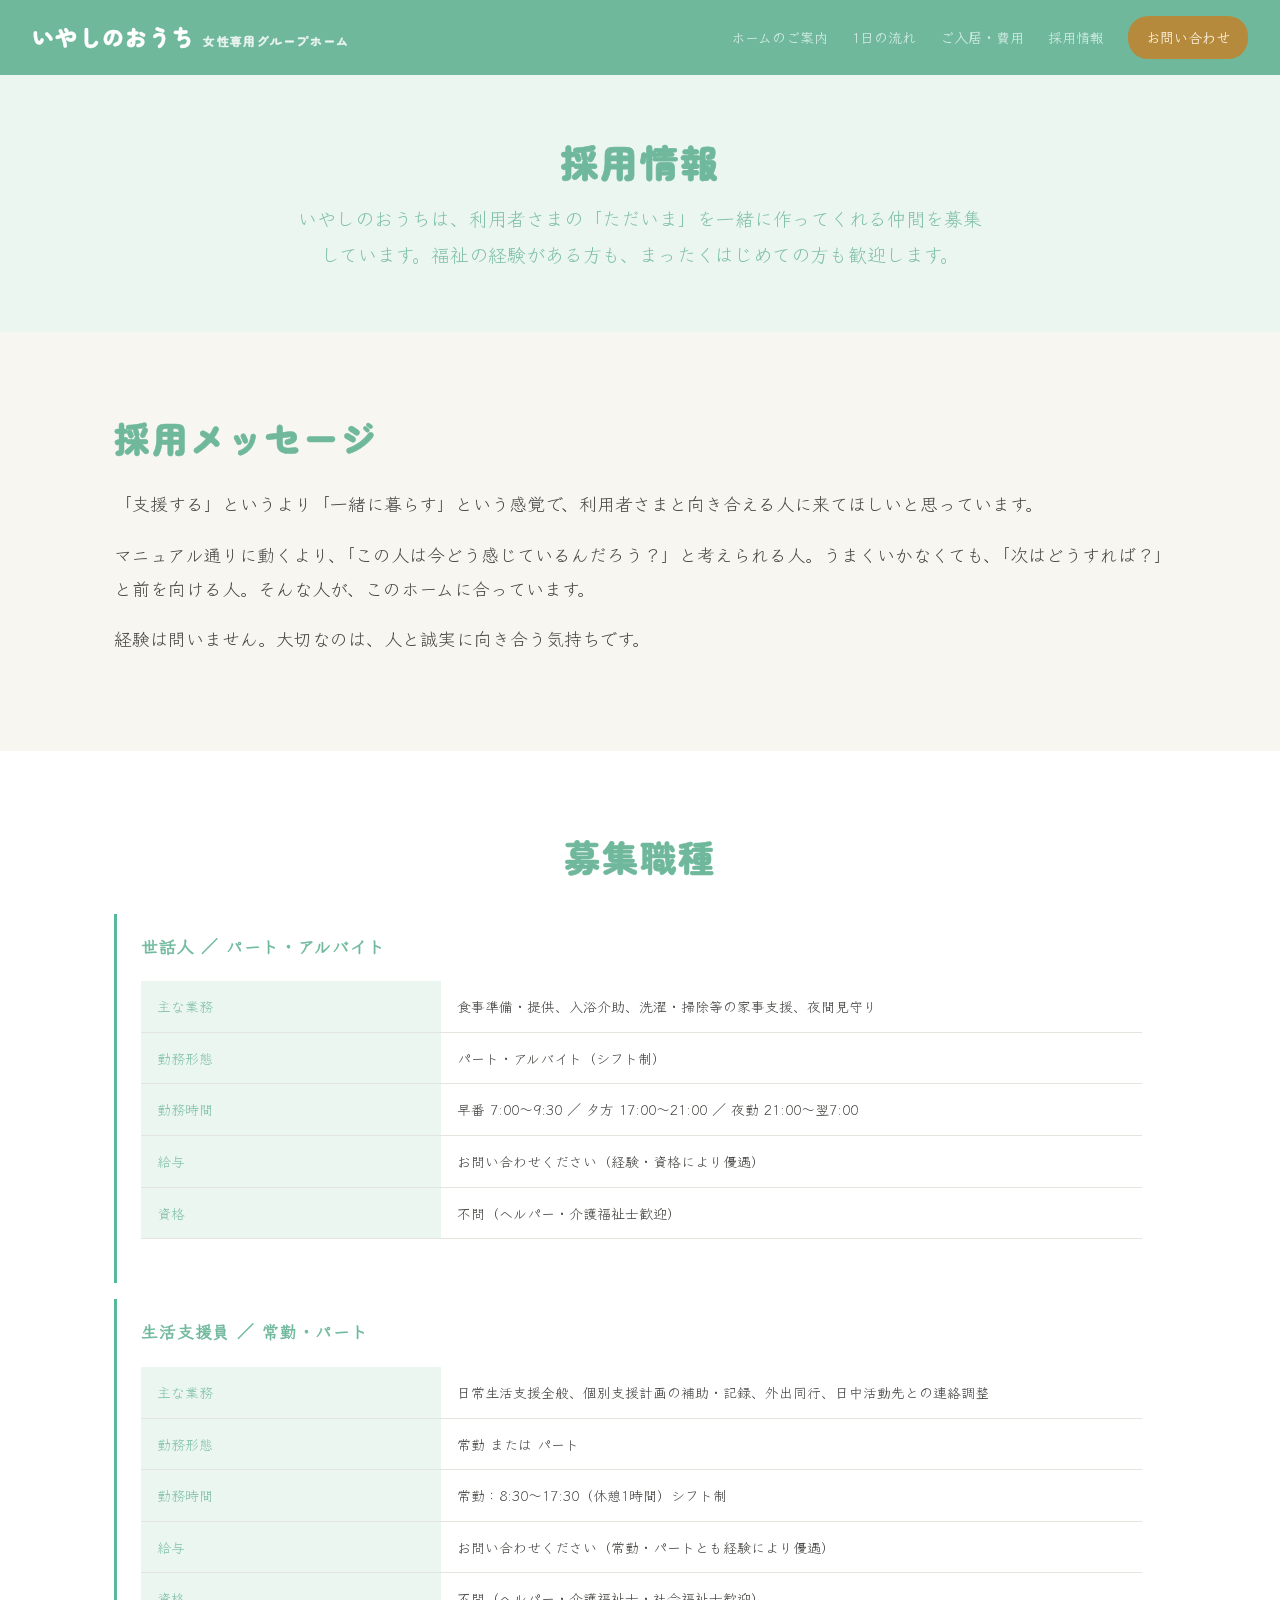
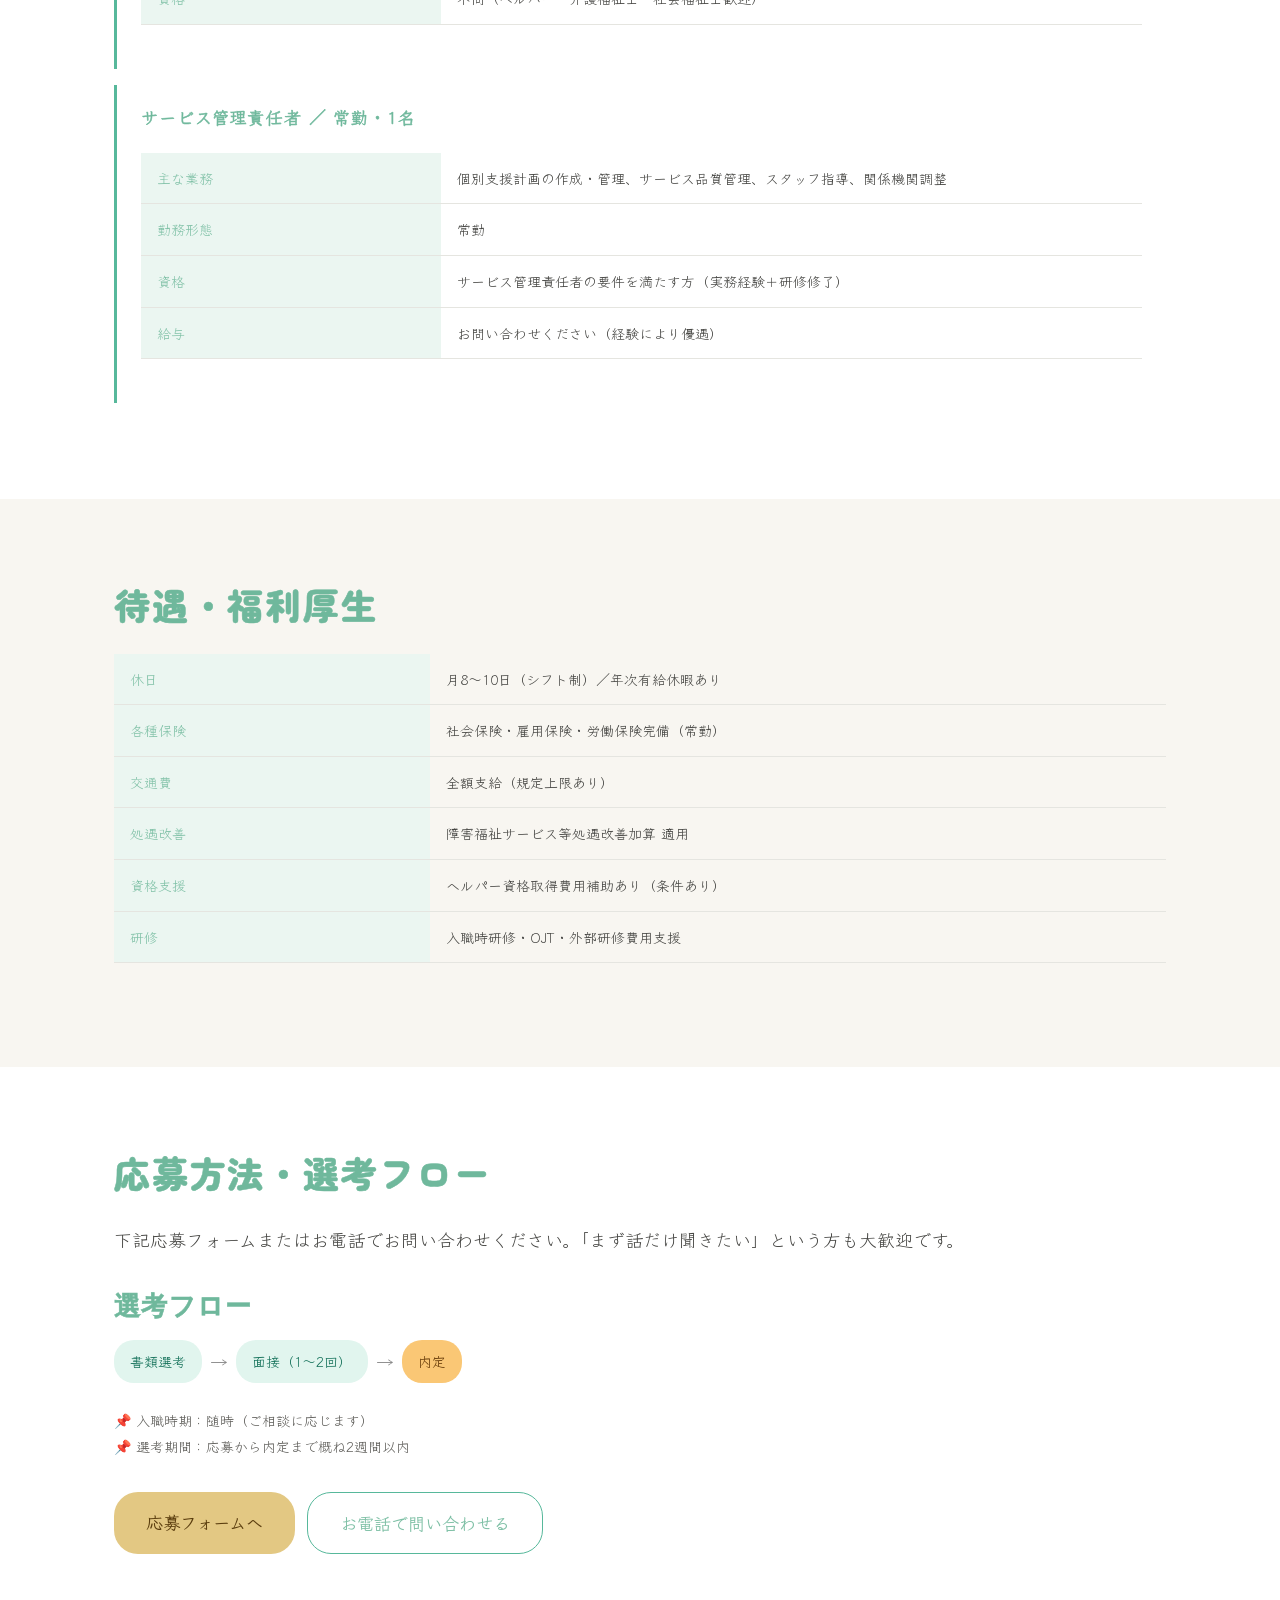
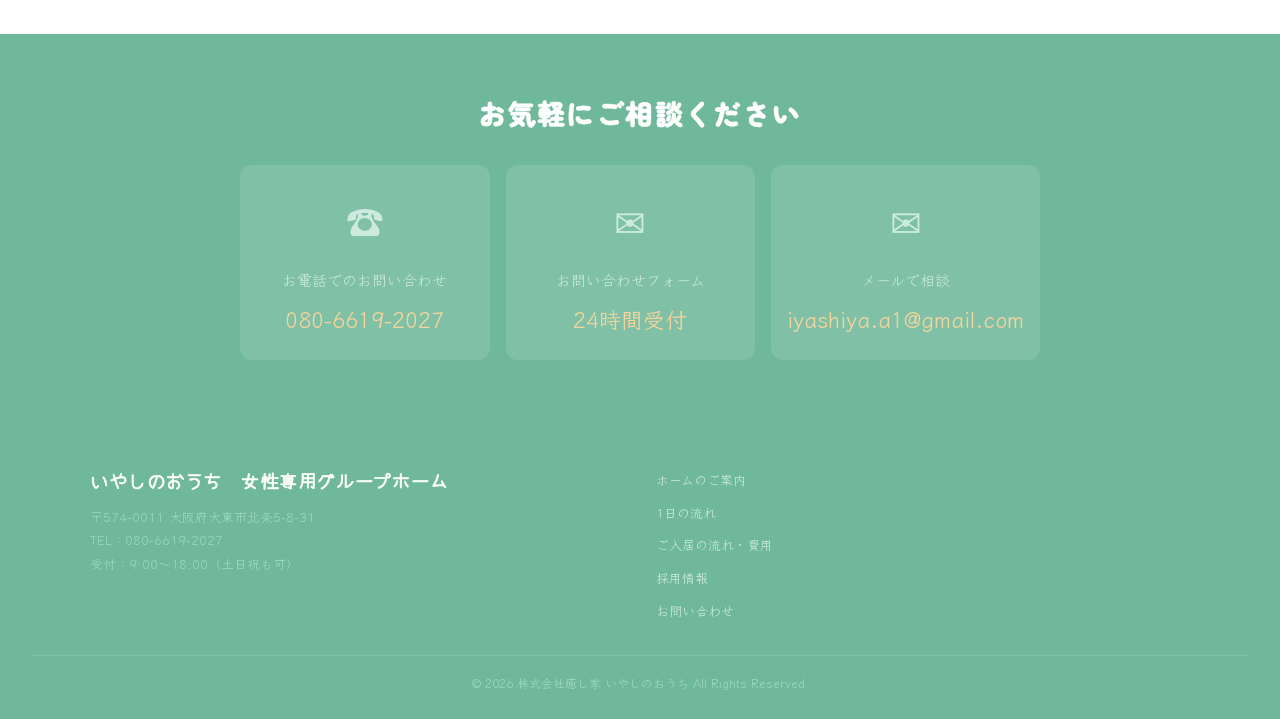
<file: recruit.html>
<!DOCTYPE html>
<html lang="ja">
<head>
<meta charset="UTF-8">
<meta name="viewport" content="width=device-width, initial-scale=1.0">
<title>採用情報｜いやしのおうち 女性専用グループホームスタッフ募集</title>
<meta name="description" content="大阪府大東市の女性専用グループホーム「いやしのおうち」スタッフ募集。世話人・生活支援員・サビ管。未経験歓迎。">
<meta name="robots" content="index, follow">
<link rel="canonical" href="https://resumecor-lang.github.io/iyashinouchi-site/recruit.html">
<link rel="preconnect" href="https://fonts.googleapis.com">
<link rel="preconnect" href="https://fonts.gstatic.com" crossorigin>
<link href="https://fonts.googleapis.com/css2?family=Klee+One:wght@400;600&family=Yomogi&family=Bebas+Neue&display=swap" rel="stylesheet">
<link rel="stylesheet" href="css/style.css">
</head>
<body>

<header class="header">
  <a href="index.html" class="header-logo">いやしのおうち<span class="sub">女性専用グループホーム</span></a>
  <nav class="header-nav" id="nav">
    <a href="about.html">ホームのご案内</a>
    <a href="day.html">1日の流れ</a>
    <a href="use.html">ご入居・費用</a>
    <a href="recruit.html">採用情報</a>
    <a href="contact.html" class="btn-contact">お問い合わせ</a>
  </nav>
  <button class="hamburger" onclick="document.getElementById('nav').classList.toggle('open')">☰</button>
</header>

<section class="page-hero">
  <h1>採用情報</h1>
  <p class="lead">いやしのおうちは、利用者さまの「ただいま」を一緒に作ってくれる仲間を募集しています。福祉の経験がある方も、まったくはじめての方も歓迎します。</p>
</section>

<section class="section">
  <div class="container">
    <h2>採用メッセージ</h2>
    <p>「支援する」というより「一緒に暮らす」という感覚で、利用者さまと向き合える人に来てほしいと思っています。</p>
    <p>マニュアル通りに動くより、「この人は今どう感じているんだろう？」と考えられる人。うまくいかなくても、「次はどうすれば？」と前を向ける人。そんな人が、このホームに合っています。</p>
    <p>経験は問いません。大切なのは、人と誠実に向き合う気持ちです。</p>
  </div>
</section>

<section class="section" style="background:#fff;">
  <div class="container">
    <h2 style="text-align:center;margin-bottom:32px;">募集職種</h2>

    <div class="job-card">
      <h3>世話人 ／ パート・アルバイト</h3>
      <table class="table">
        <tr><th>主な業務</th><td>食事準備・提供、入浴介助、洗濯・掃除等の家事支援、夜間見守り</td></tr>
        <tr><th>勤務形態</th><td>パート・アルバイト（シフト制）</td></tr>
        <tr><th>勤務時間</th><td>早番 7:00〜9:30 ／ 夕方 17:00〜21:00 ／ 夜勤 21:00〜翌7:00</td></tr>
        <tr><th>給与</th><td>お問い合わせください（経験・資格により優遇）</td></tr>
        <tr><th>資格</th><td>不問（ヘルパー・介護福祉士歓迎）</td></tr>
      </table>
    </div>

    <div class="job-card">
      <h3>生活支援員 ／ 常勤・パート</h3>
      <table class="table">
        <tr><th>主な業務</th><td>日常生活支援全般、個別支援計画の補助・記録、外出同行、日中活動先との連絡調整</td></tr>
        <tr><th>勤務形態</th><td>常勤 または パート</td></tr>
        <tr><th>勤務時間</th><td>常勤：8:30〜17:30（休憩1時間）シフト制</td></tr>
        <tr><th>給与</th><td>お問い合わせください（常勤・パートとも経験により優遇）</td></tr>
        <tr><th>資格</th><td>不問（ヘルパー・介護福祉士・社会福祉士歓迎）</td></tr>
      </table>
    </div>

    <div class="job-card">
      <h3>サービス管理責任者 ／ 常勤・1名</h3>
      <table class="table">
        <tr><th>主な業務</th><td>個別支援計画の作成・管理、サービス品質管理、スタッフ指導、関係機関調整</td></tr>
        <tr><th>勤務形態</th><td>常勤</td></tr>
        <tr><th>資格</th><td>サービス管理責任者の要件を満たす方（実務経験＋研修修了）</td></tr>
        <tr><th>給与</th><td>お問い合わせください（経験により優遇）</td></tr>
      </table>
    </div>
  </div>
</section>

<section class="section">
  <div class="container">
    <h2>待遇・福利厚生</h2>
    <table class="table">
      <tr><th>休日</th><td>月8〜10日（シフト制）／年次有給休暇あり</td></tr>
      <tr><th>各種保険</th><td>社会保険・雇用保険・労働保険完備（常勤）</td></tr>
      <tr><th>交通費</th><td>全額支給（規定上限あり）</td></tr>
      <tr><th>処遇改善</th><td>障害福祉サービス等処遇改善加算 適用</td></tr>
      <tr><th>資格支援</th><td>ヘルパー資格取得費用補助あり（条件あり）</td></tr>
      <tr><th>研修</th><td>入職時研修・OJT・外部研修費用支援</td></tr>
    </table>
  </div>
</section>

<section class="section" style="background:#fff;">
  <div class="container">
    <h2>応募方法・選考フロー</h2>
    <p style="margin-top:16px;">下記応募フォームまたはお電話でお問い合わせください。「まず話だけ聞きたい」という方も大歓迎です。</p>

    <h3 style="margin-top:32px;font-family:'Noto Sans JP',sans-serif;">選考フロー</h3>
    <div style="display:flex;gap:8px;align-items:center;flex-wrap:wrap;margin-top:16px;">
      <span style="background:#E1F5EE;color:#0F6E56;padding:8px 16px;border-radius:20px;font-size:14px;font-weight:500;">書類選考</span>
      <span style="color:#888;">→</span>
      <span style="background:#E1F5EE;color:#0F6E56;padding:8px 16px;border-radius:20px;font-size:14px;font-weight:500;">面接（1〜2回）</span>
      <span style="color:#888;">→</span>
      <span style="background:#FAC775;color:#633806;padding:8px 16px;border-radius:20px;font-size:14px;font-weight:500;">内定</span>
    </div>

    <p style="margin-top:24px;font-size:14px;color:#5F5E5A;">📌 入職時期：随時（ご相談に応じます）<br>📌 選考期間：応募から内定まで概ね2週間以内</p>

    <div class="btn-row" style="margin-top:32px;">
      <a href="contact.html" class="btn btn-primary">応募フォームへ</a>
      <a href="tel:08066192027" class="btn btn-outline">お電話で問い合わせる</a>
    </div>
  </div>
</section>

<section class="cta-section">
  <h2>お気軽にご相談ください</h2>
  <div class="cta-channels">
    <a href="tel:08066192027" class="cta-channel">
      <span class="icon">☎</span>
      <div class="label">お電話でのお問い合わせ</div>
      <div class="value">080-6619-2027</div>
    </a>
    <a href="contact.html" class="cta-channel">
      <span class="icon">✉</span>
      <div class="label">お問い合わせフォーム</div>
      <div class="value">24時間受付</div>
    </a>
    <a href="mailto:iyashiya.a1@gmail.com" class="cta-channel">
      <span class="icon">✉</span>
      <div class="label">メールで相談</div>
      <div class="value">iyashiya.a1@gmail.com</div>
    </a>
  </div>
</section>

<footer class="footer">
  <div class="footer-grid">
    <div class="footer-info">
      <h3>いやしのおうち　女性専用グループホーム</h3>
      <p>〒574-0011 大阪府大東市北条5-8-31<br>TEL：080-6619-2027<br>受付：9:00〜18:00（土日祝も可）</p>
    </div>
    <nav class="footer-nav">
      <a href="about.html">ホームのご案内</a>
      <a href="day.html">1日の流れ</a>
      <a href="use.html">ご入居の流れ・費用</a>
      <a href="recruit.html">採用情報</a>
      <a href="contact.html">お問い合わせ</a>
    </nav>
  </div>
  <div class="footer-copyright">© 2026 株式会社癒し家 いやしのおうち All Rights Reserved.</div>
</footer>

</body>
</html>
</file>
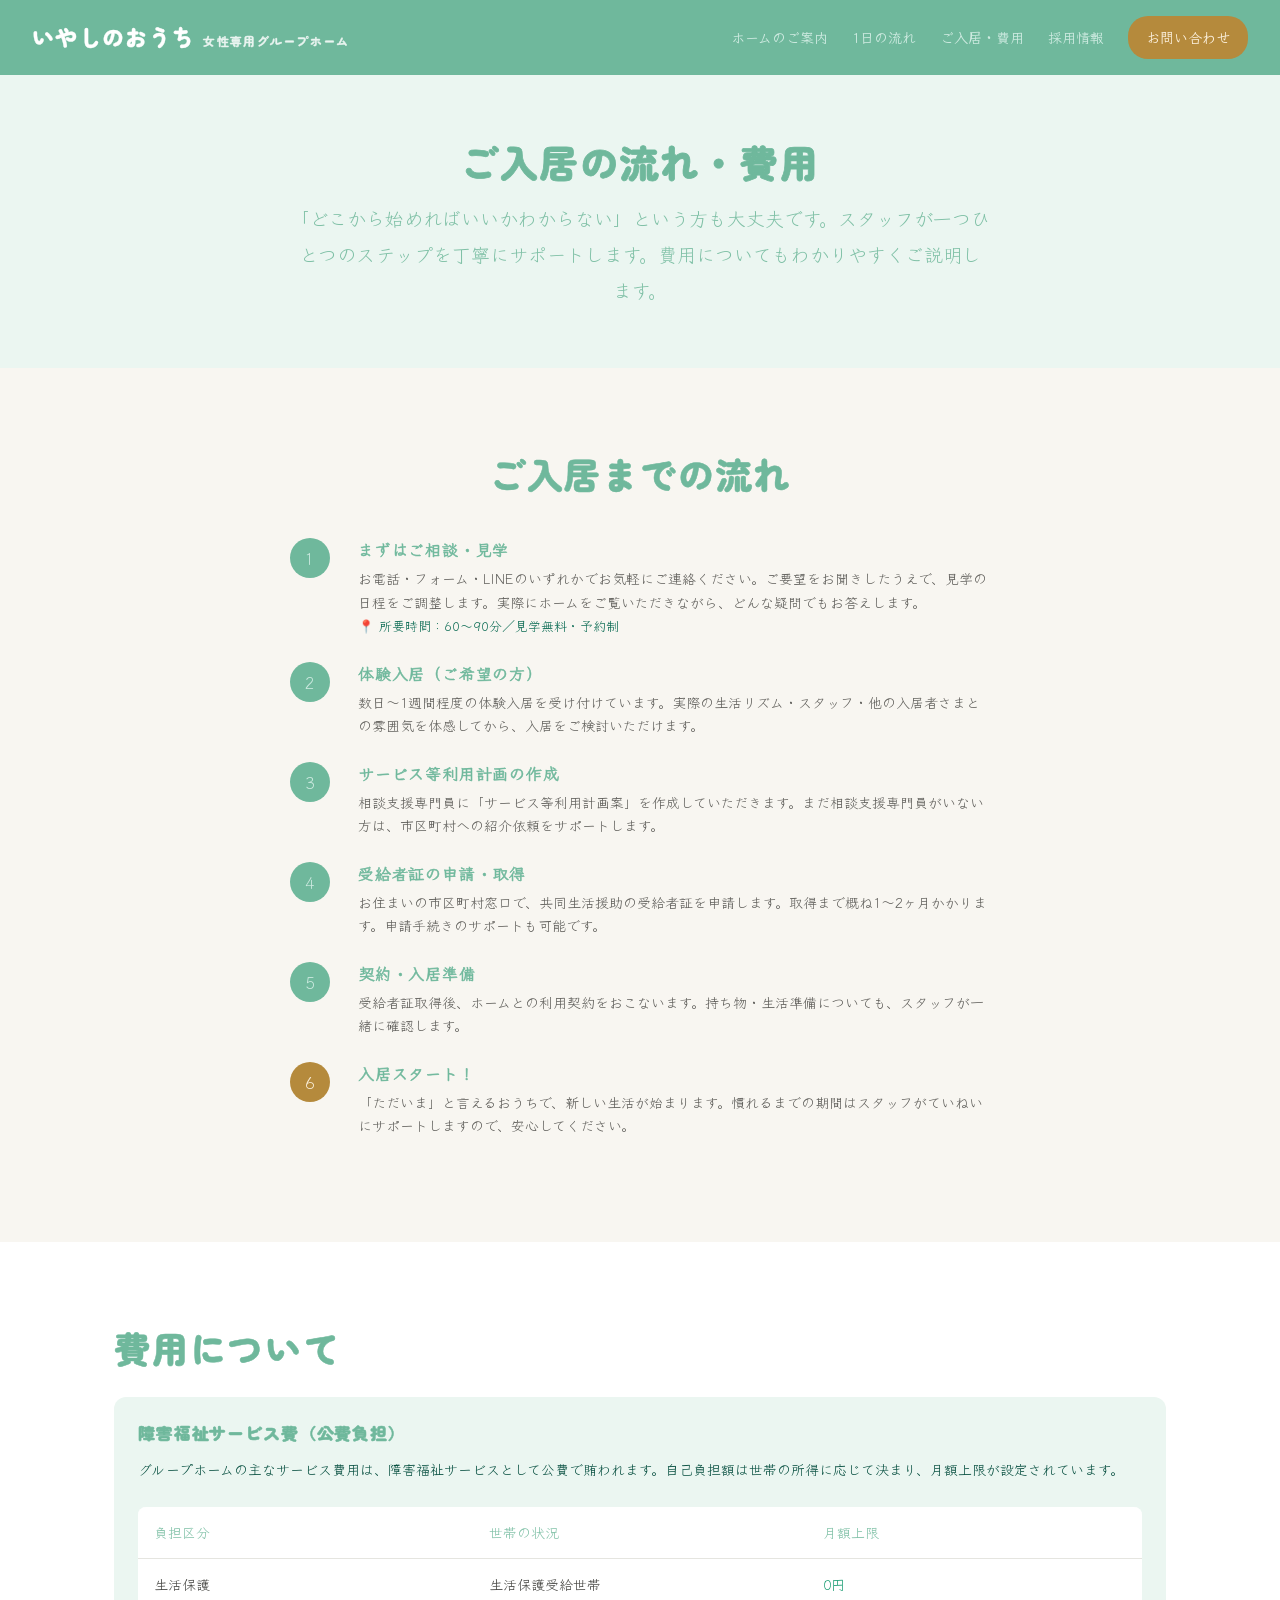
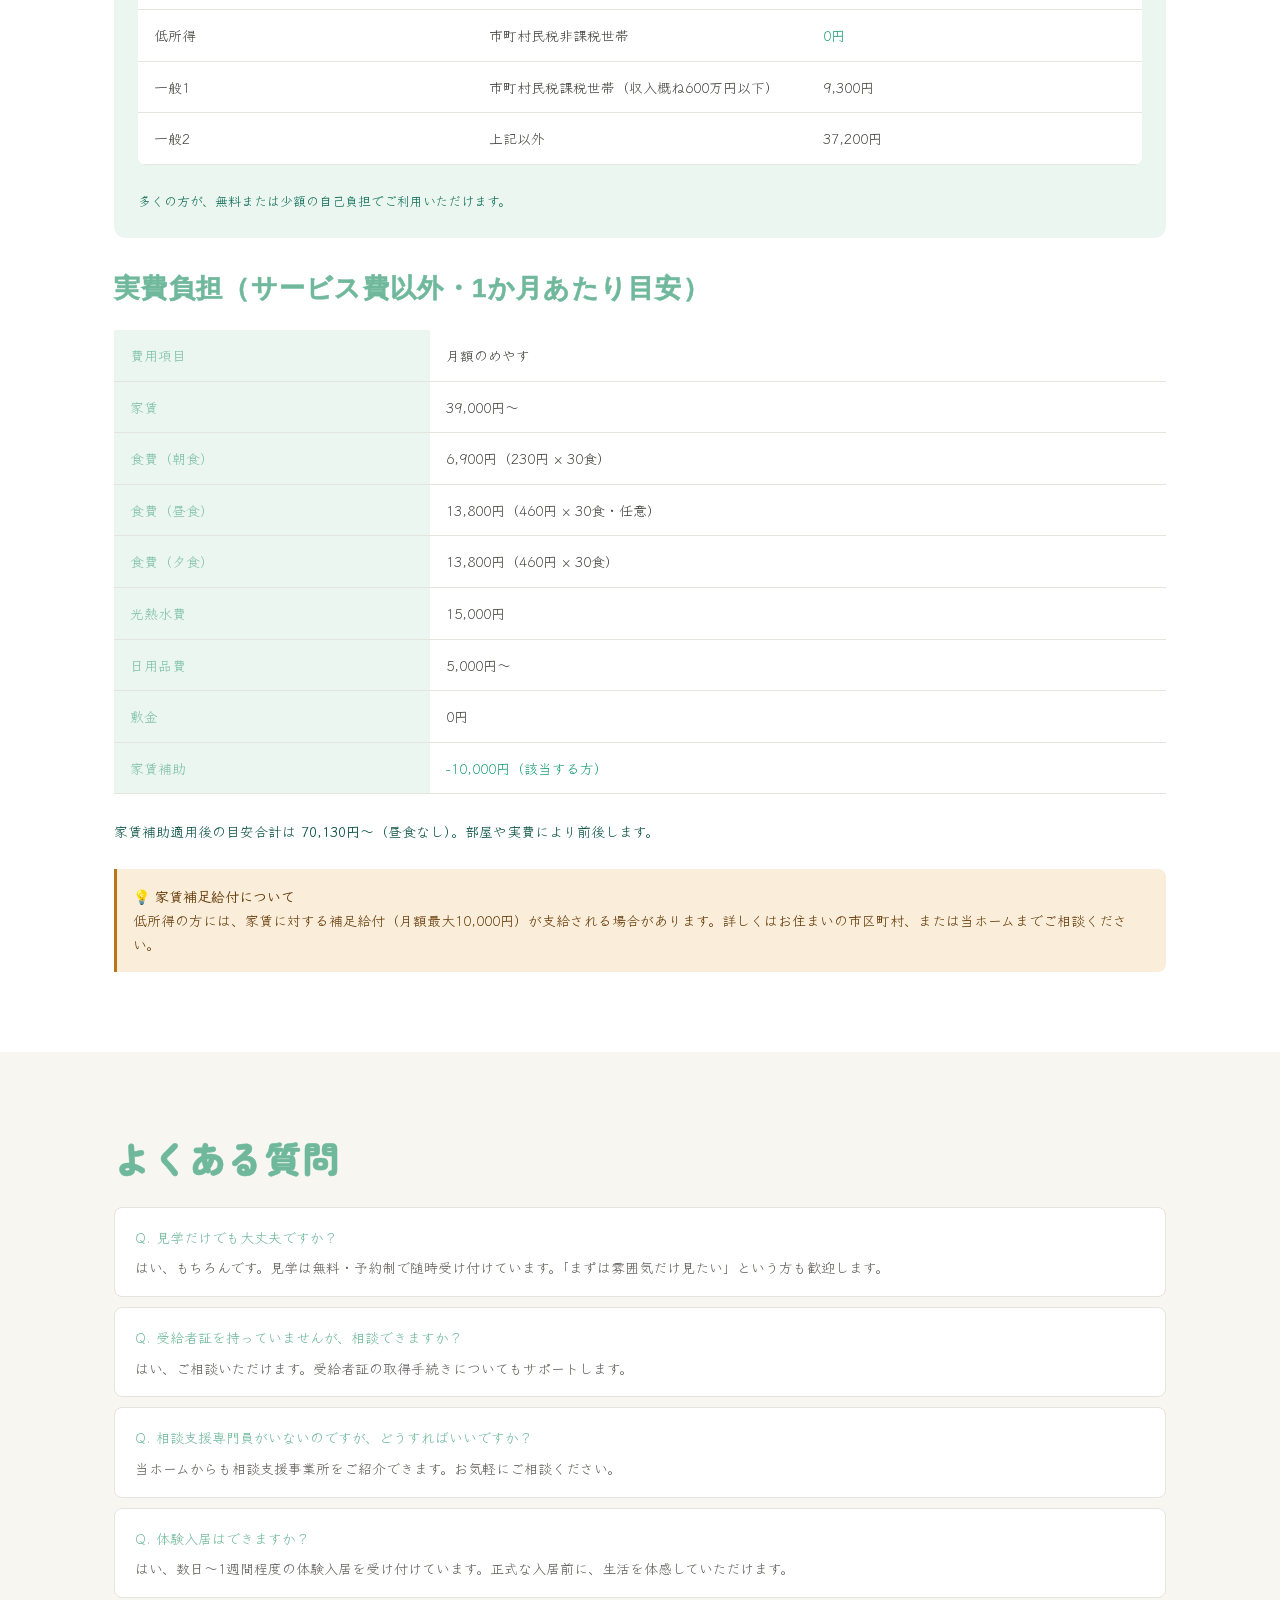
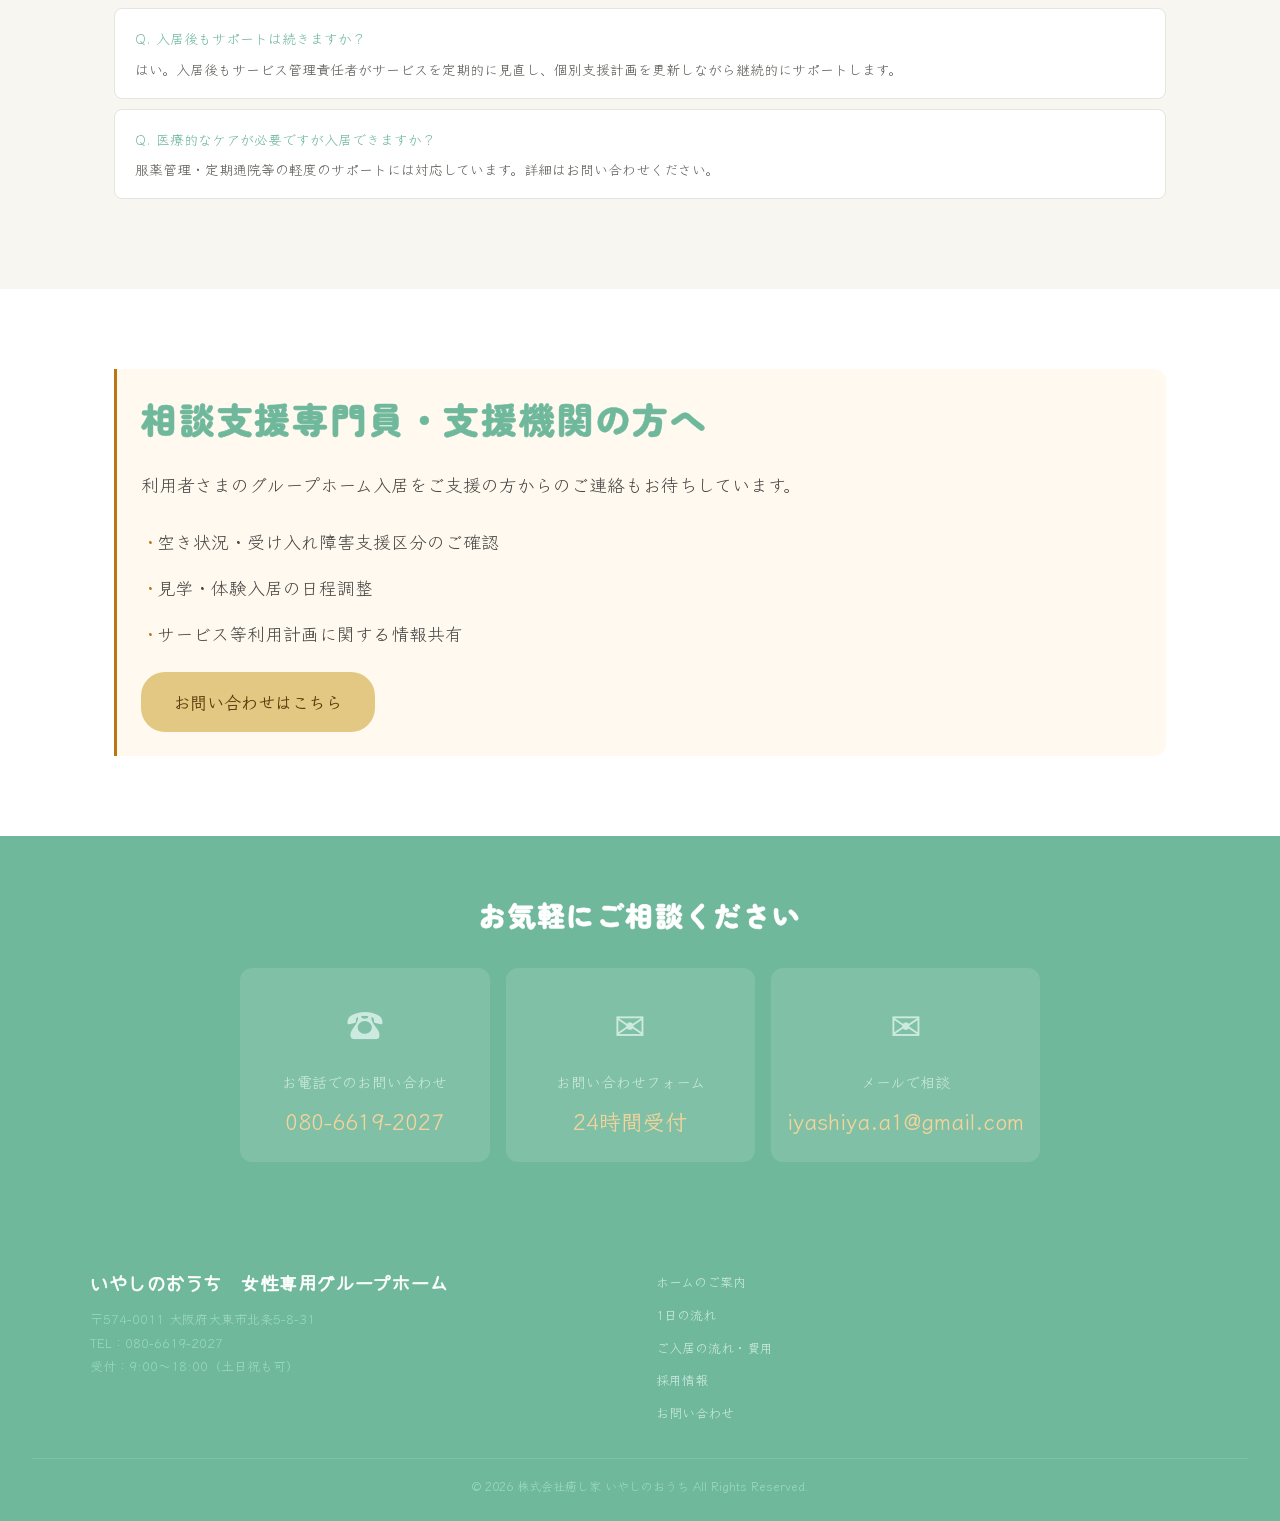
<file: use.html>
<!DOCTYPE html>
<html lang="ja">
<head>
<meta charset="UTF-8">
<meta name="viewport" content="width=device-width, initial-scale=1.0">
<title>ご入居の流れ・費用｜いやしのおうち</title>
<meta name="description" content="グループホーム入居に必要な手続きと費用のめやす。障害福祉サービス費・実費負担・補足給付制度についてわかりやすくご説明します。">
<meta name="robots" content="index, follow">
<link rel="canonical" href="https://resumecor-lang.github.io/iyashinouchi-site/use.html">
<link rel="preconnect" href="https://fonts.googleapis.com">
<link rel="preconnect" href="https://fonts.gstatic.com" crossorigin>
<link href="https://fonts.googleapis.com/css2?family=Klee+One:wght@400;600&family=Yomogi&family=Bebas+Neue&display=swap" rel="stylesheet">
<link rel="stylesheet" href="css/style.css">
</head>
<body>

<header class="header">
  <a href="index.html" class="header-logo">いやしのおうち<span class="sub">女性専用グループホーム</span></a>
  <nav class="header-nav" id="nav">
    <a href="about.html">ホームのご案内</a>
    <a href="day.html">1日の流れ</a>
    <a href="use.html">ご入居・費用</a>
    <a href="recruit.html">採用情報</a>
    <a href="contact.html" class="btn-contact">お問い合わせ</a>
  </nav>
  <button class="hamburger" onclick="document.getElementById('nav').classList.toggle('open')">☰</button>
</header>

<section class="page-hero">
  <h1>ご入居の流れ・費用</h1>
  <p class="lead">「どこから始めればいいかわからない」という方も大丈夫です。スタッフが一つひとつのステップを丁寧にサポートします。費用についてもわかりやすくご説明します。</p>
</section>

<section class="section">
  <div class="container">
    <h2 style="text-align:center;margin-bottom:40px;">ご入居までの流れ</h2>
    <div class="step-flow">
      <div class="step-item">
        <div class="step-num">1</div>
        <div class="step-content">
          <h3>まずはご相談・見学</h3>
          <p>お電話・フォーム・LINEのいずれかでお気軽にご連絡ください。ご要望をお聞きしたうえで、見学の日程をご調整します。実際にホームをご覧いただきながら、どんな疑問でもお答えします。<br><span style="color:#0F6E56;font-size:13px;">📍 所要時間：60〜90分／見学無料・予約制</span></p>
        </div>
      </div>
      <div class="step-item">
        <div class="step-num">2</div>
        <div class="step-content">
          <h3>体験入居（ご希望の方）</h3>
          <p>数日〜1週間程度の体験入居を受け付けています。実際の生活リズム・スタッフ・他の入居者さまとの雰囲気を体感してから、入居をご検討いただけます。</p>
        </div>
      </div>
      <div class="step-item">
        <div class="step-num">3</div>
        <div class="step-content">
          <h3>サービス等利用計画の作成</h3>
          <p>相談支援専門員に「サービス等利用計画案」を作成していただきます。まだ相談支援専門員がいない方は、市区町村への紹介依頼をサポートします。</p>
        </div>
      </div>
      <div class="step-item">
        <div class="step-num">4</div>
        <div class="step-content">
          <h3>受給者証の申請・取得</h3>
          <p>お住まいの市区町村窓口で、共同生活援助の受給者証を申請します。取得まで概ね1〜2ヶ月かかります。申請手続きのサポートも可能です。</p>
        </div>
      </div>
      <div class="step-item">
        <div class="step-num">5</div>
        <div class="step-content">
          <h3>契約・入居準備</h3>
          <p>受給者証取得後、ホームとの利用契約をおこないます。持ち物・生活準備についても、スタッフが一緒に確認します。</p>
        </div>
      </div>
      <div class="step-item">
        <div class="step-num">6</div>
        <div class="step-content">
          <h3>入居スタート！</h3>
          <p>「ただいま」と言えるおうちで、新しい生活が始まります。慣れるまでの期間はスタッフがていねいにサポートしますので、安心してください。</p>
        </div>
      </div>
    </div>
  </div>
</section>

<section class="section" style="background:#fff;">
  <div class="container">
    <h2>費用について</h2>

    <div class="price-card" style="margin-top:24px;">
      <h3>障害福祉サービス費（公費負担）</h3>
      <p style="font-size:14px;color:#085041;margin-bottom:16px;">グループホームの主なサービス費用は、障害福祉サービスとして公費で賄われます。自己負担額は世帯の所得に応じて決まり、月額上限が設定されています。</p>
      <table class="table" style="background:#fff;border-radius:8px;overflow:hidden;">
        <tr><th>負担区分</th><th>世帯の状況</th><th>月額上限</th></tr>
        <tr><td>生活保護</td><td>生活保護受給世帯</td><td style="color:#1D9E75;font-weight:500;">0円</td></tr>
        <tr><td>低所得</td><td>市町村民税非課税世帯</td><td style="color:#1D9E75;font-weight:500;">0円</td></tr>
        <tr><td>一般1</td><td>市町村民税課税世帯（収入概ね600万円以下）</td><td>9,300円</td></tr>
        <tr><td>一般2</td><td>上記以外</td><td>37,200円</td></tr>
      </table>
      <p style="font-size:13px;color:#0F6E56;margin-top:12px;margin-bottom:0;">多くの方が、無料または少額の自己負担でご利用いただけます。</p>
    </div>

    <h3 style="margin-top:32px;font-family:'Noto Sans JP',sans-serif;">実費負担（サービス費以外・1か月あたり目安）</h3>
    <table class="table">
      <tr><th>費用項目</th><td>月額のめやす</td></tr>
      <tr><th>家賃</th><td>39,000円〜</td></tr>
      <tr><th>食費（朝食）</th><td>6,900円（230円 × 30食）</td></tr>
      <tr><th>食費（昼食）</th><td>13,800円（460円 × 30食・任意）</td></tr>
      <tr><th>食費（夕食）</th><td>13,800円（460円 × 30食）</td></tr>
      <tr><th>光熱水費</th><td>15,000円</td></tr>
      <tr><th>日用品費</th><td>5,000円〜</td></tr>
      <tr><th>敷金</th><td>0円</td></tr>
      <tr><th>家賃補助</th><td style="color:#1D9E75;font-weight:500;">−10,000円（該当する方）</td></tr>
    </table>
    <p style="font-size:14px;color:#085041;margin-top:12px;">家賃補助適用後の目安合計は <strong>70,130円〜</strong>（昼食なし）。部屋や実費により前後します。</p>

    <div style="background:#FAEEDA;border-left:3px solid #BA7517;border-radius:0 8px 8px 0;padding:16px;margin-top:24px;">
      <p style="margin:0;font-size:14px;color:#633806;line-height:1.7;"><strong>💡 家賃補足給付について</strong><br>低所得の方には、家賃に対する補足給付（月額最大10,000円）が支給される場合があります。詳しくはお住まいの市区町村、または当ホームまでご相談ください。</p>
    </div>
  </div>
</section>

<section class="section">
  <div class="container">
    <h2>よくある質問</h2>
    <div style="margin-top:24px;">
      <div class="faq-item">
        <p class="faq-q">Q. 見学だけでも大丈夫ですか？</p>
        <p class="faq-a">はい、もちろんです。見学は無料・予約制で随時受け付けています。「まずは雰囲気だけ見たい」という方も歓迎します。</p>
      </div>
      <div class="faq-item">
        <p class="faq-q">Q. 受給者証を持っていませんが、相談できますか？</p>
        <p class="faq-a">はい、ご相談いただけます。受給者証の取得手続きについてもサポートします。</p>
      </div>
      <div class="faq-item">
        <p class="faq-q">Q. 相談支援専門員がいないのですが、どうすればいいですか？</p>
        <p class="faq-a">当ホームからも相談支援事業所をご紹介できます。お気軽にご相談ください。</p>
      </div>
      <div class="faq-item">
        <p class="faq-q">Q. 体験入居はできますか？</p>
        <p class="faq-a">はい、数日〜1週間程度の体験入居を受け付けています。正式な入居前に、生活を体感していただけます。</p>
      </div>
      <div class="faq-item">
        <p class="faq-q">Q. 入居後もサポートは続きますか？</p>
        <p class="faq-a">はい。入居後もサービス管理責任者がサービスを定期的に見直し、個別支援計画を更新しながら継続的にサポートします。</p>
      </div>
      <div class="faq-item">
        <p class="faq-q">Q. 医療的なケアが必要ですが入居できますか？</p>
        <p class="faq-a">服薬管理・定期通院等の軽度のサポートには対応しています。詳細はお問い合わせください。</p>
      </div>
    </div>
  </div>
</section>

<section class="section" style="background:#fff;">
  <div class="container">
    <div style="background:#FFF9F0;border-left:3px solid #BA7517;border-radius:0 12px 12px 0;padding:24px;">
      <h2 style="margin-top:0;">相談支援専門員・支援機関の方へ</h2>
      <p>利用者さまのグループホーム入居をご支援の方からのご連絡もお待ちしています。</p>
      <ul style="margin:16px 0;">
        <li style="padding:6px 0 6px 16px;position:relative;"><span style="position:absolute;left:0;color:#BA7517;">・</span>空き状況・受け入れ障害支援区分のご確認</li>
        <li style="padding:6px 0 6px 16px;position:relative;"><span style="position:absolute;left:0;color:#BA7517;">・</span>見学・体験入居の日程調整</li>
        <li style="padding:6px 0 6px 16px;position:relative;"><span style="position:absolute;left:0;color:#BA7517;">・</span>サービス等利用計画に関する情報共有</li>
      </ul>
      <a href="contact.html" class="btn btn-primary">お問い合わせはこちら</a>
    </div>
  </div>
</section>

<section class="cta-section">
  <h2>お気軽にご相談ください</h2>
  <div class="cta-channels">
    <a href="tel:08066192027" class="cta-channel">
      <span class="icon">☎</span>
      <div class="label">お電話でのお問い合わせ</div>
      <div class="value">080-6619-2027</div>
    </a>
    <a href="contact.html" class="cta-channel">
      <span class="icon">✉</span>
      <div class="label">お問い合わせフォーム</div>
      <div class="value">24時間受付</div>
    </a>
    <a href="mailto:iyashiya.a1@gmail.com" class="cta-channel">
      <span class="icon">✉</span>
      <div class="label">メールで相談</div>
      <div class="value">iyashiya.a1@gmail.com</div>
    </a>
  </div>
</section>

<footer class="footer">
  <div class="footer-grid">
    <div class="footer-info">
      <h3>いやしのおうち　女性専用グループホーム</h3>
      <p>〒574-0011 大阪府大東市北条5-8-31<br>TEL：080-6619-2027<br>受付：9:00〜18:00（土日祝も可）</p>
    </div>
    <nav class="footer-nav">
      <a href="about.html">ホームのご案内</a>
      <a href="day.html">1日の流れ</a>
      <a href="use.html">ご入居の流れ・費用</a>
      <a href="recruit.html">採用情報</a>
      <a href="contact.html">お問い合わせ</a>
    </nav>
  </div>
  <div class="footer-copyright">© 2026 株式会社癒し家 いやしのおうち All Rights Reserved.</div>
</footer>

</body>
</html>
</file>
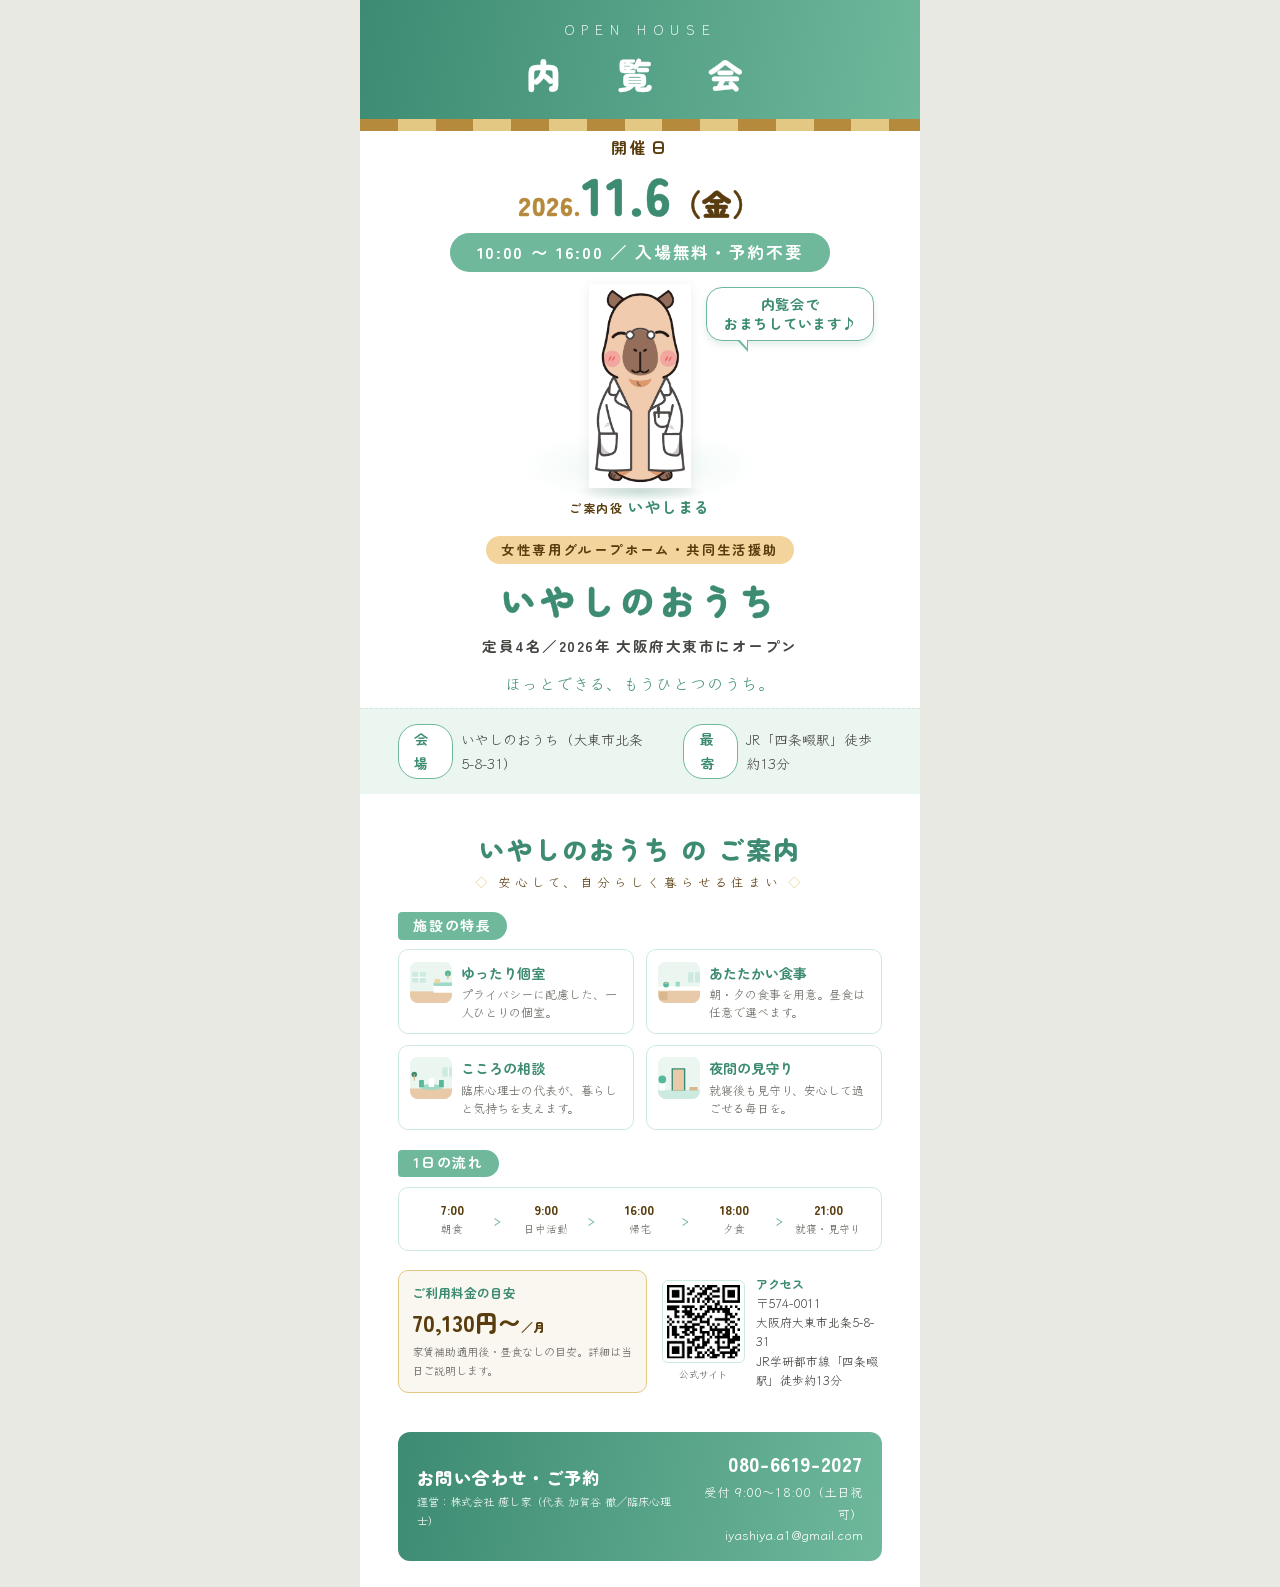
<file: events/2026-11-06-naikai/flyer-a5.html>
<!DOCTYPE html>
<html lang="ja">
<head>
<meta charset="UTF-8">
<title>いやしのおうち 内覧会フライヤー（A5両面）</title>
<link rel="preconnect" href="https://fonts.googleapis.com">
<link rel="preconnect" href="https://fonts.gstatic.com" crossorigin>
<link href="https://fonts.googleapis.com/css2?family=Zen+Maru+Gothic:wght@500;700;900&family=Klee+One:wght@400;600&display=swap" rel="stylesheet">
<style>
  :root{
    --green:#6FB89C; --green-deep:#3C8B72; --green-soft:#CDEAE0; --green-pale:#EBF6F1;
    --bg:#F8F6F1; --ink:#444441; --ink-soft:#6b6b66;
    --gold:#B58A3C; --gold-soft:#E3C883; --gold-pale:#F2D49C; --gold-ink:#5A3D0E; --cream:#FAF7F0;
  }
  *{box-sizing:border-box;margin:0;padding:0;}
  html,body{background:#e9e9e4;}
  body{font-family:'Klee One','Zen Maru Gothic',serif;color:var(--ink);line-height:1.7;}
  @page{size:A5;margin:0;}
  .page{position:relative;width:148mm;height:210mm;margin:0 auto;background:#fff;overflow:hidden;}
  .page.front{page-break-after:always;}
  h1,h2,h3,.zen{font-family:'Zen Maru Gothic',sans-serif;}

  /* ===================== 表面 ===================== */
  .front{display:flex;flex-direction:column;}
  .ribbon{
    background:linear-gradient(100deg,var(--green-deep),var(--green));color:#fff;
    text-align:center;padding:5mm 0 4mm;position:relative;
  }
  .ribbon .en{font-size:10pt;letter-spacing:.5em;opacity:.9;font-weight:500;}
  .ribbon .jp{font-family:'Zen Maru Gothic';font-weight:900;font-size:26pt;letter-spacing:.3em;
    -webkit-text-stroke:.4px #fff;margin-top:1mm;}
  .ribbon::after{content:"";position:absolute;left:0;right:0;bottom:-3mm;height:3mm;
    background:repeating-linear-gradient(90deg,var(--gold) 0 10mm,var(--gold-soft) 10mm 20mm);}

  .datebox{margin:4mm auto 0;text-align:center;}
  .datebox .lead{font-family:'Zen Maru Gothic';font-weight:700;color:var(--gold-ink);font-size:12pt;letter-spacing:.2em;}
  .datebox .date{font-family:'Zen Maru Gothic';font-weight:900;color:var(--green-deep);
    font-size:40pt;line-height:1.05;letter-spacing:.02em;-webkit-text-stroke:.5px currentColor;margin-top:1mm;}
  .datebox .date .y{font-size:20pt;color:var(--gold);}
  .datebox .date .dow{font-size:22pt;color:var(--gold-ink);}
  .datebox .time{display:inline-block;margin-top:3mm;background:var(--green);color:#fff;
    font-family:'Zen Maru Gothic';font-weight:700;font-size:12.5pt;letter-spacing:.1em;
    padding:1.5mm 7mm;border-radius:24px;}

  /* メインビジュアル：いやしまる */
  .mascot{position:relative;margin:3mm 0 0;display:flex;flex-direction:column;align-items:center;justify-content:center;}
  .mascot .glow{position:absolute;bottom:4mm;left:50%;transform:translateX(-50%);width:62mm;height:20mm;z-index:0;
    background:radial-gradient(ellipse at center,var(--green-pale) 0%,rgba(235,246,241,0) 72%);}
  .mascot .ground{position:absolute;bottom:5mm;left:50%;transform:translateX(-50%);width:34mm;height:5mm;z-index:0;
    background:radial-gradient(ellipse at center,rgba(60,139,114,.20) 0%,rgba(60,139,114,0) 72%);}
  .mascot img{position:relative;z-index:1;height:54mm;width:auto;display:block;
    filter:drop-shadow(0 1mm 1.5mm rgba(0,0,0,.07));}
  .mascot .bubble{position:absolute;z-index:3;top:1mm;right:12mm;
    background:#fff;border:1.8px solid var(--green);color:var(--green-deep);
    font-family:'Zen Maru Gothic';font-weight:700;font-size:10.5pt;letter-spacing:.05em;line-height:1.35;
    text-align:center;padding:1.8mm 4.5mm;border-radius:16px;box-shadow:0 1mm 2mm rgba(60,139,114,.15);}
  .mascot .bubble::after{content:"";position:absolute;left:8mm;bottom:-3.2mm;
    border-left:3mm solid transparent;border-right:0;border-top:3.4mm solid var(--green);}
  .mascot .bubble::before{content:"";position:absolute;left:8.1mm;bottom:-2.2mm;z-index:1;
    border-left:2.4mm solid transparent;border-right:0;border-top:2.7mm solid #fff;}
  .mascot .cap{position:relative;z-index:2;margin-top:1.5mm;text-align:center;
    font-family:'Zen Maru Gothic';font-weight:700;color:var(--gold-ink);font-size:9pt;letter-spacing:.14em;}
  .mascot .cap b{color:var(--green-deep);font-size:11.5pt;letter-spacing:.1em;}

  .nameblock{text-align:center;margin-top:4mm;padding:0 10mm;}
  .namebadge{display:inline-block;background:var(--gold-pale);color:var(--gold-ink);
    font-family:'Zen Maru Gothic';font-weight:700;font-size:10pt;letter-spacing:.18em;
    padding:.6mm 4mm;border-radius:14px;}
  .namename{font-family:'Zen Maru Gothic';font-weight:900;color:var(--green-deep);
    font-size:26pt;letter-spacing:.14em;margin-top:2mm;-webkit-text-stroke:.4px currentColor;}
  .nametag{font-family:'Zen Maru Gothic';font-weight:700;color:var(--ink);font-size:11pt;letter-spacing:.1em;margin-top:1mm;}
  .tagline{color:var(--green-deep);font-size:12pt;margin-top:3mm;letter-spacing:.06em;}

  .front-foot{margin-top:auto;background:var(--green-pale);border-top:1.5px dashed var(--green-soft);
    padding:4mm 10mm;display:flex;justify-content:center;gap:8mm;font-size:10.5pt;}
  .front-foot .ff{display:flex;align-items:center;gap:2mm;}
  .front-foot .pill{background:#fff;border:1.5px solid var(--green);color:var(--green-deep);
    font-weight:700;border-radius:20px;padding:.6mm 4mm;font-family:'Zen Maru Gothic';}
  .front-foot .place{color:var(--ink);}

  /* ===================== 裏面 ===================== */
  .back{padding:9mm 10mm 7mm;display:flex;flex-direction:column;}
  .back-title{text-align:center;margin-bottom:5mm;}
  .back-title .k{font-family:'Zen Maru Gothic';font-weight:900;color:var(--green-deep);font-size:19pt;letter-spacing:.1em;}
  .back-title .s{font-size:9.5pt;color:var(--gold-ink);letter-spacing:.3em;}
  .back-title .s::before,.back-title .s::after{content:"◇";color:var(--gold-soft);margin:0 .5em;}

  .sec-label{font-family:'Zen Maru Gothic';font-weight:700;color:#fff;background:var(--green);
    display:inline-block;font-size:10.5pt;letter-spacing:.12em;padding:.5mm 4mm;border-radius:4px 14px 14px 4px;margin-bottom:2.5mm;}

  .features{display:grid;grid-template-columns:1fr 1fr;gap:3mm;margin-bottom:5mm;}
  .feat{background:#fff;border:1px solid var(--green-soft);border-radius:10px;padding:3mm;display:flex;gap:2.5mm;align-items:flex-start;}
  .feat .ic{flex:0 0 11mm;height:11mm;border-radius:8px;overflow:hidden;background:var(--green-pale);}
  .feat .ic img{width:100%;height:100%;object-fit:cover;}
  .feat .ft{font-family:'Zen Maru Gothic';font-weight:700;color:var(--green-deep);font-size:10.5pt;}
  .feat .fb{font-size:9pt;color:var(--ink-soft);line-height:1.5;}

  .flow{display:flex;justify-content:space-between;gap:1mm;background:#fff;border:1px solid var(--green-soft);
    border-radius:10px;padding:3mm 2mm;margin-bottom:5mm;}
  .flow .step{text-align:center;flex:1;position:relative;}
  .flow .step .t{font-family:'Zen Maru Gothic';font-weight:900;color:var(--gold-ink);font-size:9.5pt;}
  .flow .step .l{font-size:8pt;color:var(--ink-soft);}
  .flow .step:not(:last-child)::after{content:"›";position:absolute;right:-1mm;top:2mm;color:var(--green);font-weight:700;}

  .cols{display:flex;gap:4mm;margin-bottom:4mm;}
  .cost{flex:1;background:var(--cream);border:1.5px solid var(--gold-soft);border-radius:10px;padding:3mm 3.5mm;}
  .cost .big{font-family:'Zen Maru Gothic';font-weight:900;color:var(--gold-ink);font-size:17pt;}
  .cost .big small{font-size:9pt;}
  .cost .note{font-size:8.5pt;color:var(--ink-soft);}
  .access{flex:1;display:flex;gap:3mm;align-items:center;}
  .access .qr{flex:0 0 22mm;}
  .access .qr img{width:22mm;height:22mm;display:block;border:1px solid var(--green-soft);border-radius:6px;background:#fff;padding:1mm;}
  .access .qr .cap{font-size:7.5pt;text-align:center;color:var(--ink-soft);margin-top:.5mm;}
  .access .at{font-size:9pt;line-height:1.6;}
  .access .at b{color:var(--green-deep);font-family:'Zen Maru Gothic';}

  .contact{margin-top:auto;background:linear-gradient(100deg,var(--green-deep),var(--green));color:#fff;
    border-radius:12px;padding:4mm 5mm;display:flex;justify-content:space-between;align-items:center;}
  .contact .cl .name{font-family:'Zen Maru Gothic';font-weight:900;font-size:13pt;letter-spacing:.08em;}
  .contact .cl .run{font-size:8.5pt;opacity:.92;}
  .contact .cr{text-align:right;font-size:9.5pt;line-height:1.7;}
  .contact .cr .tel{font-family:'Zen Maru Gothic';font-weight:900;font-size:15pt;letter-spacing:.03em;}
</style>
</head>
<body>

  <!-- ============ 表面 ============ -->
  <div class="page front">
    <div class="ribbon">
      <div class="en">OPEN&nbsp;HOUSE</div>
      <div class="jp">内　覧　会</div>
    </div>

    <div class="datebox">
      <div class="lead">開催日</div>
      <div class="date"><span class="y">2026.</span>11.6<span class="dow">（金）</span></div>
      <div class="time">10:00 〜 16:00 ／ 入場無料・予約不要</div>
    </div>

    <div class="mascot">
      <div class="glow"></div>
      <div class="ground"></div>
      <div class="bubble">内覧会で<br>おまちしています♪</div>
      <img src="../../images/iyashimaru.png" alt="いやしのおうち 公式キャラクター いやしまる">
      <div class="cap">ご案内役 <b>いやしまる</b></div>
    </div>

    <div class="nameblock">
      <span class="namebadge">女性専用グループホーム・共同生活援助</span>
      <div class="namename">いやしのおうち</div>
      <div class="nametag">定員4名／2026年 大阪府大東市にオープン</div>
      <div class="tagline">ほっとできる、もうひとつのうち。</div>
    </div>

    <div class="front-foot">
      <div class="ff"><span class="pill">会場</span><span class="place">いやしのおうち（大東市北条5-8-31）</span></div>
      <div class="ff"><span class="pill">最寄</span><span class="place">JR「四条畷駅」徒歩約13分</span></div>
    </div>
  </div>

  <!-- ============ 裏面 ============ -->
  <div class="page back">
    <div class="back-title">
      <div class="k">いやしのおうち の ご案内</div>
      <div class="s">安心して、自分らしく暮らせる住まい</div>
    </div>

    <div><span class="sec-label">施設の特長</span></div>
    <div class="features">
      <div class="feat">
        <div class="ic"><img src="../../images/room.svg" alt="お部屋"></div>
        <div><div class="ft">ゆったり個室</div><div class="fb">プライバシーに配慮した、一人ひとりの個室。</div></div>
      </div>
      <div class="feat">
        <div class="ic"><img src="../../images/kitchen.svg" alt="食事"></div>
        <div><div class="ft">あたたかい食事</div><div class="fb">朝・夕の食事を用意。昼食は任意で選べます。</div></div>
      </div>
      <div class="feat">
        <div class="ic"><img src="../../images/counseling.svg" alt="相談"></div>
        <div><div class="ft">こころの相談</div><div class="fb">臨床心理士の代表が、暮らしと気持ちを支えます。</div></div>
      </div>
      <div class="feat">
        <div class="ic"><img src="../../images/entrance.svg" alt="見守り"></div>
        <div><div class="ft">夜間の見守り</div><div class="fb">就寝後も見守り、安心して過ごせる毎日を。</div></div>
      </div>
    </div>

    <div><span class="sec-label">1日の流れ</span></div>
    <div class="flow">
      <div class="step"><div class="t">7:00</div><div class="l">朝食</div></div>
      <div class="step"><div class="t">9:00</div><div class="l">日中活動</div></div>
      <div class="step"><div class="t">16:00</div><div class="l">帰宅</div></div>
      <div class="step"><div class="t">18:00</div><div class="l">夕食</div></div>
      <div class="step"><div class="t">21:00</div><div class="l">就寝・見守り</div></div>
    </div>

    <div class="cols">
      <div class="cost">
        <div style="font-family:'Zen Maru Gothic';font-weight:700;color:var(--green-deep);font-size:9.5pt;">ご利用料金の目安</div>
        <div class="big">70,130円〜<small>／月</small></div>
        <div class="note">家賃補助適用後・昼食なしの目安。詳細は当日ご説明します。</div>
      </div>
      <div class="access">
        <div class="qr">
          <img src="qr-site.png" alt="公式サイトQRコード">
          <div class="cap">公式サイト</div>
        </div>
        <div class="at">
          <b>アクセス</b><br>
          〒574-0011<br>大阪府大東市北条5-8-31<br>
          JR学研都市線「四条畷駅」徒歩約13分
        </div>
      </div>
    </div>

    <div class="contact">
      <div class="cl">
        <div class="name">お問い合わせ・ご予約</div>
        <div class="run">運営：株式会社 癒し家（代表 加賀谷 徹／臨床心理士）</div>
      </div>
      <div class="cr">
        <div class="tel">080-6619-2027</div>
        <div>受付 9:00〜18:00（土日祝可）<br>iyashiya.a1@gmail.com</div>
      </div>
    </div>
  </div>

</body>
</html>
</file>
<file: css/style.css>
/* ========================================
   いやしのおうち｜共通スタイル
   配色：エメラルド + ゴールド
   フォント：見出しは Zen Maru Gothic 900
======================================== */
@import url('https://fonts.googleapis.com/css2?family=Zen+Maru+Gothic:wght@700;900&display=swap');

/* リセット */
* { box-sizing: border-box; margin: 0; padding: 0; }
html { scroll-behavior: smooth; }
body {
  font-family: 'Klee One', cursive;
  font-size: 18px;
  line-height: 1.9;
  color: #444441;
  background: #F8F6F1;
  -webkit-font-smoothing: antialiased;
}
img { max-width: 100%; height: auto; display: block; }
a { color: inherit; text-decoration: none; }
ul, ol { list-style: none; }

/* ========================================
   ヘッダー
======================================== */
.header {
  background: #6FB89C;
  padding: 16px 32px;
  display: flex;
  justify-content: space-between;
  align-items: center;
  position: sticky;
  top: 0;
  z-index: 100;
}
.header-logo {
  color: #fff;
  font-family: 'Zen Maru Gothic', 'Yomogi', sans-serif;
  font-size: 22px;
  font-weight: 900;
  letter-spacing: 0.06em;
  -webkit-text-stroke: 0.4px currentColor;
}
.header-logo .sub {
  font-size: 12px;
  font-weight: 700;
  opacity: 0.85;
  margin-left: 8px;
  font-family: 'Zen Maru Gothic', 'Klee One', sans-serif;
}
.header-nav {
  display: flex;
  align-items: center;
  gap: 24px;
}
.header-nav a {
  color: #CDEAE0;
  font-size: 14px;
  font-weight: 700;
  transition: color 0.2s;
}
.header-nav a:hover { color: #F2D49C; }
.header-nav .btn-contact {
  background: #B58A3C;
  color: #FAEEDA;
  padding: 8px 18px;
  border-radius: 20px;
  font-weight: 900;
}
.hamburger { display: none; background: none; border: none; color: #fff; cursor: pointer; font-size: 24px; }

/* ========================================
   共通レイアウト
======================================== */
.container { max-width: 1100px; margin: 0 auto; padding: 0 24px; }
.section { padding: 80px 0; }
.section-narrow { padding: 60px 0; }

h1, h2, h3 {
  font-family: 'Zen Maru Gothic', 'Yomogi', sans-serif;
  font-weight: 900;
  color: #6FB89C;
  line-height: 1.4;
  letter-spacing: 0.05em;
  -webkit-text-stroke: 0.55px currentColor;
}
h1 { font-size: 46px; margin-bottom: 16px; -webkit-text-stroke: 0.8px currentColor; }
h2 { font-size: 36px; margin-bottom: 24px; }
h3 { font-size: 26px; margin-bottom: 12px; }
p { margin-bottom: 16px; }

.lead {
  font-size: 19px;
  color: #7FC0A6;
  line-height: 1.9;
}

/* ========================================
   ボタン
======================================== */
.btn {
  display: inline-block;
  padding: 14px 32px;
  border-radius: 24px;
  font-size: 17px;
  font-weight: 900;
  text-align: center;
  transition: all 0.2s;
  cursor: pointer;
  border: none;
}
.btn-primary {
  background: #E3C883;
  color: #5A3D0E;
}
.btn-primary:hover { background: #D8B869; }
.btn-outline {
  background: transparent;
  color: #7FC0A6;
  border: 1.5px solid #57B89B;
}
.btn-outline:hover { background: #57B89B; color: #fff; }
.btn-line {
  background: transparent;
  color: #5F5E5A;
  border: 1.5px solid #888780;
}
.btn-line:hover { background: #888780; color: #fff; }

.btn-row {
  display: flex;
  gap: 12px;
  flex-wrap: wrap;
  margin-top: 24px;
}

/* ========================================
   フルスクリーン背景写真ヒーロー
======================================== */
.hero-fullscreen {
  position: relative;
  min-height: 88vh;
  display: flex;
  align-items: center;
  justify-content: center;
  text-align: center;
  /* 写真未設定でも崩れないよう、下地に色を敷いておく */
  background-color: #EBF6F1;
  /* ↓ 背景イラスト。images/hero.svg を差し替え可 */
  background-image: linear-gradient(rgba(255,255,255,0.25), rgba(235,246,241,0.40)), url('../images/hero.svg');
  background-size: cover;
  background-position: center;
  background-attachment: fixed;
  padding: 80px 24px;
}
.hero-fullscreen-inner {
  max-width: 800px;
  color: #fff;
}
.hero-fullscreen .hero-catch {
  font-family: 'Yomogi', cursive;
  font-size: 54px;
  font-weight: 500;
  color: #4E977C;
  line-height: 1.5;
  margin-bottom: 20px;
  text-shadow: 0 1px 8px rgba(255,255,255,0.6);
}
.hero-fullscreen .hero-sub {
  font-size: 20px;
  color: #6FB89C;
  line-height: 2;
  margin-bottom: 32px;
  text-shadow: 0 1px 6px rgba(255,255,255,0.6);
}
.hero-fullscreen .btn-row {
  justify-content: center;
}
.hero-scroll {
  position: absolute;
  bottom: 24px;
  left: 50%;
  transform: translateX(-50%);
  color: #6FB89C;
  font-size: 12px;
  letter-spacing: 0.1em;
  animation: scrollBounce 2s infinite;
}
@keyframes scrollBounce {
  0%, 100% { transform: translateX(-50%) translateY(0); }
  50% { transform: translateX(-50%) translateY(8px); }
}

/* ========================================
   ヒーローセクション（旧・左右分割型）
======================================== */
.hero {
  background: #EBF6F1;
  padding: 80px 32px;
}
.hero-grid {
  max-width: 1100px;
  margin: 0 auto;
  display: grid;
  grid-template-columns: 1fr 1fr;
  gap: 48px;
  align-items: center;
}
.hero-catch {
  font-family: 'Yomogi', cursive;
  font-size: 40px;
  font-weight: 500;
  color: #6FB89C;
  line-height: 1.4;
  margin-bottom: 16px;
}
.hero-sub {
  font-size: 15px;
  color: #7FC0A6;
  line-height: 1.9;
  margin-bottom: 24px;
}
.hero-image {
  background: #CDEAE0;
  border-radius: 12px;
  aspect-ratio: 4/3;
  display: flex;
  align-items: center;
  justify-content: center;
  color: #7FC0A6;
  font-size: 14px;
}

/* ========================================
   開設予告帯
======================================== */
.announce-bar {
  background: #6FB89C;
  color: #CDEAE0;
  text-align: center;
  padding: 12px 16px;
  font-size: 14px;
}

/* ========================================
   ページヒーロー（サブページ用）
======================================== */
.page-hero {
  background: #EBF6F1;
  padding: 60px 32px;
  text-align: center;
}
.page-hero h1 { font-size: 38px; margin-bottom: 12px; font-weight: 900; }
.page-hero .lead { max-width: 700px; margin: 0 auto; }

/* ========================================
   困っていませんかセクション
======================================== */
.concern-section {
  background: #FFF9F0;
}
.concern-title {
  text-align: center;
  font-family: 'Yomogi', cursive;
  font-size: 28px;
  font-weight: 500;
  color: #6FB89C;
  margin-bottom: 40px;
}
.concern-grid {
  display: grid;
  grid-template-columns: 1fr 1fr;
  gap: 24px;
  margin-bottom: 40px;
}
.concern-card {
  background: #fff;
  border-radius: 12px;
  padding: 24px;
  box-shadow: 0 2px 8px rgba(0,0,0,0.04);
}
.concern-badge {
  display: inline-block;
  padding: 4px 14px;
  border-radius: 12px;
  font-size: 13px;
  font-weight: 500;
  margin-bottom: 16px;
}
.concern-badge.person {
  background: #57B89B;
  color: #fff;
}
.concern-badge.family {
  background: #B58A3C;
  color: #FAEEDA;
}
.concern-list li {
  position: relative;
  padding-left: 16px;
  margin-bottom: 10px;
  font-size: 14px;
  color: #444441;
  line-height: 1.7;
}
.concern-list li::before {
  content: "・";
  position: absolute;
  left: 0;
  color: #57B89B;
}
.concern-resolve {
  text-align: center;
}
.concern-resolve .main {
  font-family: 'Yomogi', cursive;
  font-size: 22px;
  font-weight: 500;
  color: #6FB89C;
  margin-bottom: 8px;
}
.concern-resolve .sub {
  font-size: 14px;
  color: #5F5E5A;
  line-height: 1.8;
}

/* ========================================
   特徴グリッド
======================================== */
.features-grid {
  display: grid;
  grid-template-columns: repeat(2, 1fr);
  gap: 24px;
}
.feature-card {
  background: #fff;
  border-radius: 12px;
  padding: 24px;
  border: 0.5px solid #EBF6F1;
}
.feature-icon {
  width: 64px;
  height: 64px;
  background: #EBF6F1;
  border-radius: 50%;
  display: flex;
  align-items: center;
  justify-content: center;
  margin-bottom: 16px;
  color: #6FB89C;
  font-size: 30px;
}
.feature-card h3 { font-size: 17px; margin-bottom: 8px; }
.feature-card p { font-size: 14px; color: #5F5E5A; line-height: 1.7; }

/* ========================================
   バナーセクション（プレビュー）
======================================== */
.preview-banner {
  display: grid;
  grid-template-columns: 1fr 1fr;
  gap: 32px;
  align-items: center;
  padding: 40px 0;
  border-top: 0.5px solid #E5E5E0;
}
.preview-banner.reverse .preview-image { order: 2; }
.preview-image {
  background: #CDEAE0;
  border-radius: 12px;
  aspect-ratio: 16/10;
  display: flex;
  align-items: center;
  justify-content: center;
  color: #7FC0A6;
  font-size: 13px;
}
.preview-text h2 { font-size: 24px; margin-bottom: 12px; }
.preview-text p { font-size: 14px; color: #5F5E5A; margin-bottom: 16px; }

/* ========================================
   CTAセクション
======================================== */
.cta-section {
  background: #6FB89C;
  color: #fff;
  padding: 60px 32px;
  text-align: center;
}
.cta-section h2 {
  color: #fff;
  font-size: 28px;
  margin-bottom: 32px;
  font-weight: 900;
}
.cta-channels {
  display: grid;
  grid-template-columns: repeat(3, 1fr);
  gap: 16px;
  max-width: 800px;
  margin: 0 auto;
}
.cta-channel {
  background: #7FC0A6;
  border-radius: 12px;
  padding: 20px 16px;
  text-align: center;
  color: #CDEAE0;
  text-decoration: none;
  transition: background 0.2s;
}
.cta-channel:hover { background: #57B89B; color: #fff; }
.cta-channel .icon {
  font-size: 38px;
  margin-bottom: 8px;
  display: block;
}
.cta-channel .label {
  font-size: 15px;
  margin-bottom: 4px;
}
.cta-channel .value {
  font-size: 22px;
  font-weight: 900;
  color: #F2D49C;
}

/* ========================================
   採用バナー
======================================== */
.recruit-banner {
  background: #F8F6F1;
  padding: 60px 32px;
  text-align: center;
}
.recruit-banner h2 { font-size: 24px; margin-bottom: 12px; }
.recruit-banner p { font-size: 14px; color: #5F5E5A; margin-bottom: 24px; max-width: 600px; margin-left: auto; margin-right: auto; }

/* ========================================
   タイムライン（1日の流れ）
======================================== */
.timeline { max-width: 700px; margin: 0 auto; }
.timeline-item {
  display: grid;
  grid-template-columns: 80px 30px 1fr;
  gap: 16px;
  margin-bottom: 24px;
}
.timeline-time {
  font-size: 14px;
  color: #7FC0A6;
  font-weight: 500;
  padding-top: 2px;
}
.timeline-marker {
  display: flex;
  flex-direction: column;
  align-items: center;
}
.timeline-dot {
  width: 14px;
  height: 14px;
  background: #57B89B;
  border-radius: 50%;
  flex-shrink: 0;
}
.timeline-line {
  width: 2px;
  background: #DCF0E9;
  flex: 1;
  min-height: 30px;
  margin-top: 4px;
}
.timeline-item:last-child .timeline-line { display: none; }
.timeline-content h3 { font-size: 18px; margin-bottom: 4px; color: #6FB89C; font-family: 'Zen Maru Gothic', sans-serif; font-weight: 900; }
.timeline-content p { font-size: 13px; color: #5F5E5A; line-height: 1.6; margin: 0; }

/* ========================================
   STEPフロー（ご入居の流れ）
======================================== */
.step-flow { max-width: 700px; margin: 0 auto; }
.step-item {
  display: grid;
  grid-template-columns: 48px 1fr;
  gap: 20px;
  margin-bottom: 24px;
}
.step-num {
  width: 40px;
  height: 40px;
  background: #6FB89C;
  color: #CDEAE0;
  border-radius: 50%;
  display: flex;
  align-items: center;
  justify-content: center;
  font-size: 16px;
  font-weight: 500;
}
.step-item:last-child .step-num { background: #B58A3C; color: #FAEEDA; }
.step-content h3 { font-size: 16px; margin-bottom: 6px; font-family: 'Klee One', cursive; }
.step-content p { font-size: 14px; color: #5F5E5A; line-height: 1.7; margin: 0; }

/* ========================================
   テーブル
======================================== */
.table {
  width: 100%;
  border-collapse: collapse;
  margin: 24px 0;
}
.table th, .table td {
  padding: 12px 16px;
  text-align: left;
  border-bottom: 0.5px solid #E5E5E0;
  font-size: 14px;
}
.table th {
  background: #EBF6F1;
  color: #7FC0A6;
  font-weight: 500;
  width: 30%;
}

/* ========================================
   費用カード
======================================== */
.price-card {
  background: #EBF6F1;
  border-radius: 12px;
  padding: 24px;
  margin-bottom: 16px;
}
.price-card h3 { font-size: 17px; margin-bottom: 12px; }
.price-card .table th { background: rgba(255,255,255,0.7); }

/* ========================================
   FAQ
======================================== */
.faq-item {
  background: #fff;
  border: 0.5px solid #E5E5E0;
  border-radius: 8px;
  padding: 16px 20px;
  margin-bottom: 10px;
}
.faq-q {
  font-weight: 500;
  color: #6FB89C;
  margin-bottom: 6px;
  font-size: 14px;
}
.faq-a {
  font-size: 14px;
  color: #5F5E5A;
  line-height: 1.7;
  margin: 0;
}

/* ========================================
   設備カード（aboutページ）
======================================== */
.facility-item {
  display: grid;
  grid-template-columns: 1fr 1fr;
  gap: 24px;
  align-items: center;
  margin-bottom: 40px;
}
.facility-item.reverse .facility-image { order: 2; }
.facility-image {
  background: #CDEAE0;
  border-radius: 12px;
  aspect-ratio: 4/3;
  display: flex;
  align-items: center;
  justify-content: center;
  color: #7FC0A6;
  font-size: 13px;
}
.facility-text h3 { font-size: 18px; margin-bottom: 8px; }
.facility-text p { font-size: 14px; line-height: 1.8; color: #5F5E5A; }

/* ========================================
   採用ページ - 職種カード
======================================== */
.job-card {
  background: #fff;
  border-left: 3px solid #57B89B;
  border-radius: 0 12px 12px 0;
  padding: 20px 24px;
  margin-bottom: 16px;
}
.job-card h3 { font-size: 17px; margin-bottom: 12px; font-family: 'Klee One', cursive; }

/* ========================================
   フォーム
======================================== */
.form-group { margin-bottom: 20px; }
.form-group label {
  display: block;
  font-size: 14px;
  color: #444441;
  margin-bottom: 6px;
  font-weight: 500;
}
.form-group label .required {
  background: #D85A30;
  color: #fff;
  font-size: 11px;
  padding: 1px 6px;
  border-radius: 3px;
  margin-left: 6px;
}
.form-group input,
.form-group textarea,
.form-group select {
  width: 100%;
  padding: 10px 14px;
  border: 1px solid #D3D1C7;
  border-radius: 6px;
  font-size: 14px;
  font-family: inherit;
  background: #fff;
}
.form-group input:focus,
.form-group textarea:focus,
.form-group select:focus {
  outline: none;
  border-color: #57B89B;
}
.form-group textarea { min-height: 100px; resize: vertical; }

/* ========================================
   アクセス・マップ
======================================== */
.map-container {
  width: 100%;
  height: 400px;
  border-radius: 12px;
  overflow: hidden;
  background: #DCF0E9;
}
.map-container iframe { width: 100%; height: 100%; border: 0; }

/* ========================================
   フッター
======================================== */
.footer {
  background: #6FB89C;
  color: #CDEAE0;
  padding: 48px 32px 24px;
}
.footer-grid {
  max-width: 1100px;
  margin: 0 auto;
  display: grid;
  grid-template-columns: 1fr 1fr;
  gap: 32px;
  margin-bottom: 32px;
}
.footer-info h3 {
  color: #fff;
  font-family: 'Yomogi', cursive;
  font-size: 18px;
  margin-bottom: 12px;
}
.footer-info p {
  font-size: 13px;
  line-height: 1.8;
  color: #9DD9C4;
  margin-bottom: 0;
}
.footer-nav {
  display: flex;
  flex-direction: column;
  gap: 8px;
}
.footer-nav a {
  color: #CDEAE0;
  font-size: 13px;
  transition: color 0.2s;
}
.footer-nav a:hover { color: #F2D49C; }
.footer-copyright {
  border-top: 0.5px solid #7FC0A6;
  padding-top: 16px;
  text-align: center;
  font-size: 12px;
  color: #9DD9C4;
}

/* ========================================
   レスポンシブ（スマートフォン）
======================================== */
@media (max-width: 768px) {
  .header { padding: 12px 16px; }
  .header-logo { font-size: 15px; }
  .header-logo .sub { display: block; margin-left: 0; font-size: 11px; margin-top: 2px; }
  .header-nav { display: none; }
  .header-nav.open {
    display: flex;
    position: absolute;
    top: 100%;
    left: 0;
    right: 0;
    background: #6FB89C;
    flex-direction: column;
    padding: 16px;
    gap: 16px;
  }
  .hamburger { display: block; }

  .container { padding: 0 16px; }
  .section { padding: 48px 0; }
  .hero { padding: 48px 16px; }
  .hero-grid { grid-template-columns: 1fr; gap: 24px; }
  .hero-catch { font-size: 28px; }

  .hero-fullscreen {
    min-height: 80vh;
    background-attachment: scroll;
    padding: 60px 20px;
  }
  .hero-fullscreen .hero-catch { font-size: 30px; }
  .hero-fullscreen .hero-sub { font-size: 15px; }

  h1 { font-size: 28px; }
  h2 { font-size: 22px; }

  .page-hero { padding: 40px 16px; }
  .page-hero h1 { font-size: 26px; }

  .concern-grid { grid-template-columns: 1fr; }
  .features-grid { grid-template-columns: 1fr; }

  .preview-banner { grid-template-columns: 1fr; }
  .preview-banner.reverse .preview-image { order: 0; }

  .cta-channels { grid-template-columns: 1fr; }

  .facility-item { grid-template-columns: 1fr; gap: 16px; }
  .facility-item.reverse .facility-image { order: 0; }

  .footer-grid { grid-template-columns: 1fr; gap: 24px; }

  .timeline-item { grid-template-columns: 60px 20px 1fr; gap: 10px; }

  .step-item { grid-template-columns: 36px 1fr; gap: 14px; }
  .step-num { width: 32px; height: 32px; font-size: 14px; }
}

/* ================================================================
   ★ そらの家構造を踏襲した1ページ型レイアウト用スタイル
================================================================ */

/* --- 空き状況ボックス（ヘッダー右） --- */
.header-vacancy {
  display: flex;
  align-items: center;
  gap: 10px;
  background: #F2D49C;
  color: #633806;
  border-radius: 10px;
  padding: 6px 14px;
}
.header-vacancy .date { font-size: 13px; font-weight: 500; }
.header-vacancy .date span { font-size: 10px; margin-left: 2px; }
.header-vacancy .label { font-size: 11px; }
.header-vacancy .status { font-size: 15px; font-weight: 500; }
.header-right { display: flex; align-items: center; gap: 16px; }
.header-tel { text-align: right; color: #fff; }
.header-tel a { font-size: 24px; font-weight: 500; font-family: 'Bebas Neue', sans-serif; letter-spacing: 0.05em; }
.header-tel p { font-size: 11px; margin: 0; opacity: 0.85; }

/* --- セクション共通見出し（装飾付き） --- */
.sec-ttl {
  text-align: center;
  margin-bottom: 40px;
}
.sec-ttl h2 {
  display: inline-block;
  font-family: 'Yomogi', cursive;
  font-size: 38px;
  color: #6FB89C;
  position: relative;
  padding-bottom: 12px;
}
.sec-ttl h2::after {
  content: "";
  position: absolute;
  bottom: 0;
  left: 50%;
  transform: translateX(-50%);
  width: 48px;
  height: 3px;
  background: #F2D49C;
  border-radius: 2px;
}
.sec-ttl .en {
  display: block;
  font-size: 14px;
  letter-spacing: 0.2em;
  color: #57B89B;
  margin-top: 6px;
  font-family: 'Bebas Neue', sans-serif;
}

/* --- 背景バリエーション --- */
.bg-emerald { background: #EBF6F1; }
.bg-ivory { background: #FFF9F0; }
.bg-white { background: #fff; }

/* --- 動画セクション --- */
.video-wrap {
  max-width: 800px;
  margin: 0 auto;
  border-radius: 12px;
  overflow: hidden;
  box-shadow: 0 6px 24px rgba(8,80,65,0.12);
}
.video-wrap video, .video-wrap .video-placeholder { width: 100%; display: block; }
.video-placeholder {
  aspect-ratio: 16/9;
  background: #7FC0A6;
  display: flex;
  align-items: center;
  justify-content: center;
  color: #CDEAE0;
  font-size: 14px;
}

/* --- 施設紹介ギャラリー --- */
.facility-gallery {
  display: grid;
  grid-template-columns: 1.4fr 1fr;
  gap: 16px;
  margin-bottom: 40px;
}
.facility-gallery .main-photo,
.facility-gallery .sub-photo {
  position: relative;
  border-radius: 12px;
  overflow: hidden;
  background: #CDEAE0;
}
.facility-gallery .main-photo { aspect-ratio: 4/3; }
.facility-gallery .sub-col { display: grid; gap: 16px; }
.facility-gallery .sub-photo { aspect-ratio: 16/10; }
.facility-gallery img { width: 100%; height: 100%; object-fit: cover; }
.photo-label {
  position: absolute;
  left: 12px;
  bottom: 12px;
  background: rgba(8,80,65,0.85);
  color: #fff;
  font-size: 13px;
  padding: 4px 14px;
  border-radius: 16px;
}
.photo-ph {
  width: 100%; height: 100%;
  display: flex; align-items: center; justify-content: center;
  color: #7FC0A6; font-size: 12px;
}

/* --- 「いやしのおうちとは」 --- */
.about-box {
  background: #fff;
  border-radius: 16px;
  padding: 32px;
  box-shadow: 0 4px 16px rgba(8,80,65,0.06);
}
.about-box h3 {
  font-size: 22px;
  margin-bottom: 16px;
  padding-left: 14px;
  border-left: 4px solid #57B89B;
}
.slogan-box {
  display: flex;
  align-items: center;
  justify-content: center;
  gap: 12px;
  flex-wrap: wrap;
  margin-top: 24px;
  padding: 20px;
  background: #EBF6F1;
  border-radius: 12px;
  font-size: 16px;
  color: #6FB89C;
}
.slogan-chip {
  display: inline-block;
  background: #57B89B;
  color: #fff;
  font-weight: 500;
  font-size: 20px;
  padding: 6px 20px;
  border-radius: 24px;
}
.slogan-chip.gold { background: #B58A3C; color: #FAEEDA; }

/* --- アメニティ 2列 --- */
.amenity-grid {
  display: grid;
  grid-template-columns: 1fr 1fr;
  gap: 16px;
  max-width: 800px;
  margin: 0 auto;
}
.amenity-item {
  position: relative;
  border-radius: 12px;
  overflow: hidden;
  aspect-ratio: 4/3;
  background: #CDEAE0;
}
.amenity-item img { width: 100%; height: 100%; object-fit: cover; }

/* --- アクセスマップ --- */
.access-map {
  max-width: 800px;
  margin: 0 auto 24px;
  border-radius: 12px;
  overflow: hidden;
  height: 400px;
}
.access-map iframe { width: 100%; height: 100%; border: 0; }
.access-list {
  max-width: 800px;
  margin: 0 auto;
  text-align: center;
}
.access-list li {
  display: inline-block;
  margin: 4px 8px;
  font-size: 14px;
  color: #5F5E5A;
}

/* --- ご利用の手続きフロー（横並び3ステップ） --- */
.flow-cols {
  display: grid;
  grid-template-columns: repeat(3, 1fr);
  gap: 16px;
  counter-reset: flow;
}
.flow-col {
  background: #fff;
  border-radius: 12px;
  padding: 24px 20px 20px;
  position: relative;
  border-top: 4px solid #57B89B;
}
.flow-col::before {
  counter-increment: flow;
  content: "STEP " counter(flow);
  display: inline-block;
  background: #57B89B;
  color: #fff;
  font-size: 12px;
  font-weight: 500;
  padding: 2px 12px;
  border-radius: 12px;
  margin-bottom: 12px;
}
.flow-col p { font-size: 14px; color: #5F5E5A; line-height: 1.8; margin: 0; }

/* --- 料金テーブル --- */
.fee-table { max-width: 760px; margin: 0 auto; }
.fee-table table { width: 100%; border-collapse: collapse; background: #fff; border-radius: 12px; overflow: hidden; }
.fee-table th, .fee-table td { padding: 14px 16px; text-align: center; border-bottom: 0.5px solid #E5E5E0; font-size: 16px; }
.fee-table thead th { background: #6FB89C; color: #fff; font-weight: 500; }
.fee-table tbody th { background: #EBF6F1; color: #7FC0A6; font-weight: 500; text-align: left; }
.fee-table .total th { background: #F2D49C; color: #633806; }
.fee-table .total td { background: #FFF3DC; color: #633806; font-weight: 500; }
.fee-table .price span { font-size: 11px; margin-left: 1px; }

/* --- 対象者・補足リスト --- */
.check-list { max-width: 760px; margin: 0 auto; }
.check-list li {
  position: relative;
  padding: 12px 0 12px 32px;
  border-bottom: 0.5px solid #E5E5E0;
  font-size: 17px;
  color: #444441;
  line-height: 1.7;
}
.check-list li::before {
  content: "✓";
  position: absolute;
  left: 4px;
  top: 12px;
  color: #57B89B;
  font-weight: 700;
  font-size: 20px;
}
.note-red { color: #A32D2D; font-size: 13px; margin-top: 12px; }

/* --- FAQアコーディオン --- */
.faq-group { max-width: 800px; margin: 0 auto 32px; }
.faq-group > h3 {
  font-size: 24px;
  color: #6FB89C;
  margin-bottom: 12px;
  font-family: 'Klee One', cursive;
}
.acc-item {
  background: #fff;
  border-radius: 8px;
  margin-bottom: 8px;
  overflow: hidden;
  border: 0.5px solid #E5E5E0;
}
.acc-q {
  display: flex;
  align-items: center;
  gap: 12px;
  padding: 16px 18px;
  cursor: pointer;
  font-size: 17px;
  font-weight: 500;
  color: #6FB89C;
}
.acc-q .mark {
  width: 30px; height: 30px;
  background: #57B89B; color: #fff;
  border-radius: 50%;
  display: flex; align-items: center; justify-content: center;
  font-size: 15px; flex-shrink: 0;
}
.acc-q .arrow { margin-left: auto; transition: transform 0.2s; color: #57B89B; }
.acc-item.open .acc-q .arrow { transform: rotate(180deg); }
.acc-a {
  max-height: 0;
  overflow: hidden;
  transition: max-height 0.3s ease;
}
.acc-a-inner {
  display: flex;
  gap: 12px;
  padding: 0 18px 18px;
  font-size: 16px;
  color: #5F5E5A;
  line-height: 1.7;
}
.acc-a .mark {
  width: 22px; height: 22px;
  background: #F2D49C; color: #633806;
  border-radius: 50%;
  display: flex; align-items: center; justify-content: center;
  font-size: 12px; flex-shrink: 0;
}

/* --- 運営会社・求人 情報リスト --- */
.info-dl {
  max-width: 760px;
  margin: 0 auto;
  background: #fff;
  border-radius: 12px;
  overflow: hidden;
  border: 0.5px solid #E5E5E0;
}
.info-dl dl { display: flex; flex-wrap: wrap; margin: 0; }
.info-dl dt {
  width: 30%;
  background: #EBF6F1;
  color: #4E977C;
  font-weight: 500;
  padding: 16px 18px;
  font-size: 16px;
  border-bottom: 0.5px solid #fff;
}
.info-dl dd {
  width: 70%;
  padding: 16px 18px;
  font-size: 16px;
  color: #444441;
  border-bottom: 0.5px solid #E5E5E0;
  margin: 0;
}

/* --- スクロールフェードイン --- */
.fade-up { opacity: 0; transform: translateY(24px); transition: opacity 0.7s ease, transform 0.7s ease; }
.fade-up.shown { opacity: 1; transform: translateY(0); }

/* --- 1ページ型ナビ（アイコン付き） --- */
.onepage-nav { display: flex; align-items: center; gap: 20px; }
.onepage-nav a { color: #CDEAE0; font-size: 13px; display: flex; flex-direction: column; align-items: center; gap: 2px; }
.onepage-nav a:hover { color: #F2D49C; }
.onepage-nav .nav-icon { font-size: 18px; }

/* --- レスポンシブ（1ページ型） --- */
@media (max-width: 768px) {
  .header-right { gap: 8px; }
  .header-vacancy { padding: 4px 8px; gap: 6px; }
  .header-vacancy .label, .header-vacancy .status { display: none; }
  .header-tel a { font-size: 16px; }
  .onepage-nav { display: none; }

  .sec-ttl h2 { font-size: 24px; }
  .facility-gallery { grid-template-columns: 1fr; }
  .amenity-grid { grid-template-columns: 1fr 1fr; }
  .flow-cols { grid-template-columns: 1fr; }
  .about-box { padding: 20px; }
  .info-dl dt, .info-dl dd { width: 100%; }
  .info-dl dt { border-bottom: none; }
  .fee-table { overflow-x: auto; }
}

/* ================================================================
   ★ アップデート：そらの家構造により忠実に
================================================================ */

/* --- PCヘッダー2段構成 --- */
.gh-header { background: #6FB89C; position: sticky; top: 0; z-index: 100; }
.gh-header-top {
  display: flex;
  justify-content: flex-end;
  align-items: center;
  gap: 20px;
  padding: 8px 32px;
  border-bottom: 0.5px solid rgba(255,255,255,0.12);
}
.gh-nav {
  display: flex;
  align-items: center;
  justify-content: center;
  gap: 28px;
  padding: 10px 32px;
}
.gh-nav a {
  color: #CDEAE0;
  font-size: 16px;
  display: flex;
  flex-direction: column;
  align-items: center;
  gap: 4px;
  transition: color 0.2s;
}
.gh-nav a:hover { color: #F2D49C; }
.gh-nav .nav-ic { font-size: 28px; line-height: 1; }
.gh-nav .gh-logo {
  font-family: 'Yomogi', cursive;
  font-size: 26px;
  font-weight: 500;
  color: #fff;
  padding: 0 16px;
  text-align: center;
  line-height: 1.3;
}
.gh-nav .gh-logo .sub { display: block; font-size: 10px; font-weight: 400; opacity: 0.85; font-family: 'Klee One', cursive; margin-top: 2px; }

/* スマホヘッダー */
.gh-header-sp {
  display: none;
  background: #6FB89C;
  position: sticky;
  top: 0;
  z-index: 100;
  align-items: center;
  justify-content: space-between;
  padding: 10px 16px;
}
.gh-header-sp .sp-tel { color: #fff; font-size: 12px; display: flex; align-items: center; gap: 4px; }
.gh-header-sp .sp-logo { color: #fff; font-family: 'Yomogi', cursive; font-size: 15px; font-weight: 500; }
.gh-header-sp .sp-logo .sub { font-size: 9px; display: block; opacity: 0.85; font-family: 'Klee One', cursive; }
.gh-hamburger { background: none; border: none; color: #fff; font-size: 24px; cursor: pointer; }

.gh-spmenu { display: none; }
.gh-spmenu.open {
  display: flex;
  flex-direction: column;
  position: sticky;
  top: 56px;
  z-index: 95;
  background: #7FC0A6;
  padding: 8px 16px;
}
.gh-spmenu a { color: #CDEAE0; font-size: 14px; padding: 10px 4px; border-bottom: 0.5px solid rgba(255,255,255,0.1); }

/* --- サービス内容カード --- */
.service-grid {
  display: grid;
  grid-template-columns: repeat(auto-fit, minmax(160px, 1fr));
  gap: 16px;
  max-width: 900px;
  margin: 0 auto;
}
.service-card {
  background: #fff;
  border-radius: 12px;
  padding: 20px 16px;
  text-align: center;
  border: 0.5px solid #EBF6F1;
}
.service-card .s-ic {
  width: 60px; height: 60px;
  background: #EBF6F1;
  border-radius: 50%;
  display: flex; align-items: center; justify-content: center;
  margin: 0 auto 10px;
  font-size: 30px;
}
.service-card h4 { font-size: 17px; color: #6FB89C; margin-bottom: 6px; font-family: 'Klee One', cursive; font-weight: 500; }
.service-card p { font-size: 14px; color: #5F5E5A; line-height: 1.6; margin: 0; }

/* --- その他費用ブロック --- */
.fee-extra {
  max-width: 760px;
  margin: 24px auto 0;
  background: #FFF9F0;
  border-radius: 12px;
  padding: 20px 24px;
}
.fee-extra h4 { font-size: 15px; color: #B58A3C; margin-bottom: 10px; font-family: 'Klee One', cursive; font-weight: 500; }
.fee-extra li {
  position: relative; padding: 6px 0 6px 16px; font-size: 13px; color: #5F5E5A; line-height: 1.7;
}
.fee-extra li::before { content: "・"; position: absolute; left: 0; color: #B58A3C; }

/* --- フッターレインボー帯 --- */
.footer-rainbow {
  height: 6px;
  background: linear-gradient(to right, #E24B4A, #EF9F27, #F2D49C, #57B89B, #378ADD, #7F77DD);
}

/* --- レスポンシブ（アップデート分） --- */
@media (max-width: 900px) {
  .gh-header { display: none; }
  .gh-header-sp { display: flex; }
}


/* --- 画像（イラスト）をプレースホルダ枠いっぱいに --- */
.photo-ph img, .main-photo img, .sub-photo img, .amenity-item img, .facility-image img { width:100%; height:100%; object-fit:cover; display:block; }
.video-placeholder img { width:100%; height:100%; object-fit:cover; display:block; }
</file>
